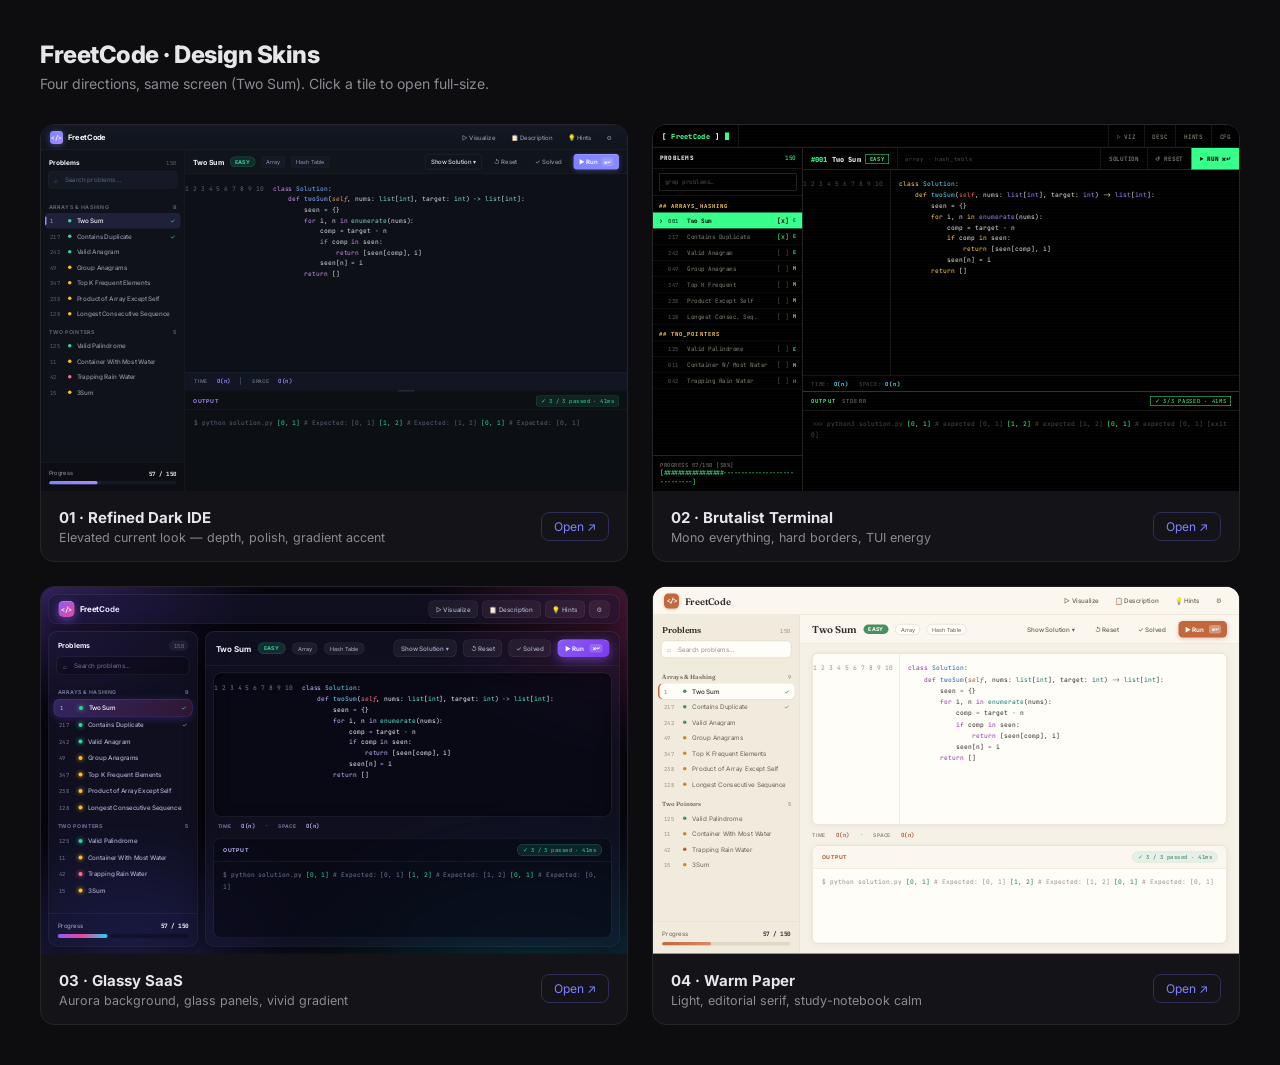
<file: prototypes/index.html>
<!DOCTYPE html>
<html lang="en">
<head>
<meta charset="UTF-8">
<meta name="viewport" content="width=device-width, initial-scale=1.0">
<title>FreetCode — Design Skins</title>
<link href="https://fonts.googleapis.com/css2?family=Inter:wght@400;500;600;700;800&display=swap" rel="stylesheet">
<style>
*{box-sizing:border-box;margin:0;padding:0}
body{font-family:'Inter',system-ui,sans-serif;background:#0d0d10;color:#e6e6ea;padding:40px;-webkit-font-smoothing:antialiased}
h1{font-size:24px;font-weight:800;letter-spacing:-.02em}
.sub{color:#8a8a93;margin:6px 0 32px;font-size:14px}
.grid{display:grid;grid-template-columns:repeat(2,1fr);gap:24px;max-width:1400px}
.card{border:1px solid #24242a;border-radius:14px;overflow:hidden;background:#141418;transition:.2s}
.card:hover{border-color:#444;transform:translateY(-2px)}
.frame{aspect-ratio:16/10;width:100%;border:none;background:#000}
.meta{padding:16px 18px;display:flex;justify-content:space-between;align-items:center}
.meta b{font-size:15px;font-weight:700}
.meta p{font-size:12.5px;color:#8a8a93;margin-top:3px}
.open{font-size:12px;color:#7c83ff;text-decoration:none;border:1px solid #2d2d55;padding:6px 12px;border-radius:8px}
.open:hover{background:#1a1a2e}
iframe{transform:scale(.5);transform-origin:0 0;width:200%;height:200%;border:0}
.wrap{aspect-ratio:16/10;overflow:hidden}
</style>
</head>
<body>
<h1>FreetCode · Design Skins</h1>
<p class="sub">Four directions, same screen (Two Sum). Click a tile to open full-size.</p>
<div class="grid">
  <div class="card"><div class="wrap"><iframe src="01-refined-dark.html"></iframe></div><div class="meta"><div><b>01 · Refined Dark IDE</b><p>Elevated current look — depth, polish, gradient accent</p></div><a class="open" href="01-refined-dark.html" target="_blank">Open ↗</a></div></div>
  <div class="card"><div class="wrap"><iframe src="02-brutalist.html"></iframe></div><div class="meta"><div><b>02 · Brutalist Terminal</b><p>Mono everything, hard borders, TUI energy</p></div><a class="open" href="02-brutalist.html" target="_blank">Open ↗</a></div></div>
  <div class="card"><div class="wrap"><iframe src="03-glassy.html"></iframe></div><div class="meta"><div><b>03 · Glassy SaaS</b><p>Aurora background, glass panels, vivid gradient</p></div><a class="open" href="03-glassy.html" target="_blank">Open ↗</a></div></div>
  <div class="card"><div class="wrap"><iframe src="04-warm-light.html"></iframe></div><div class="meta"><div><b>04 · Warm Paper</b><p>Light, editorial serif, study-notebook calm</p></div><a class="open" href="04-warm-light.html" target="_blank">Open ↗</a></div></div>
</div>
</body>
</html>
</file>
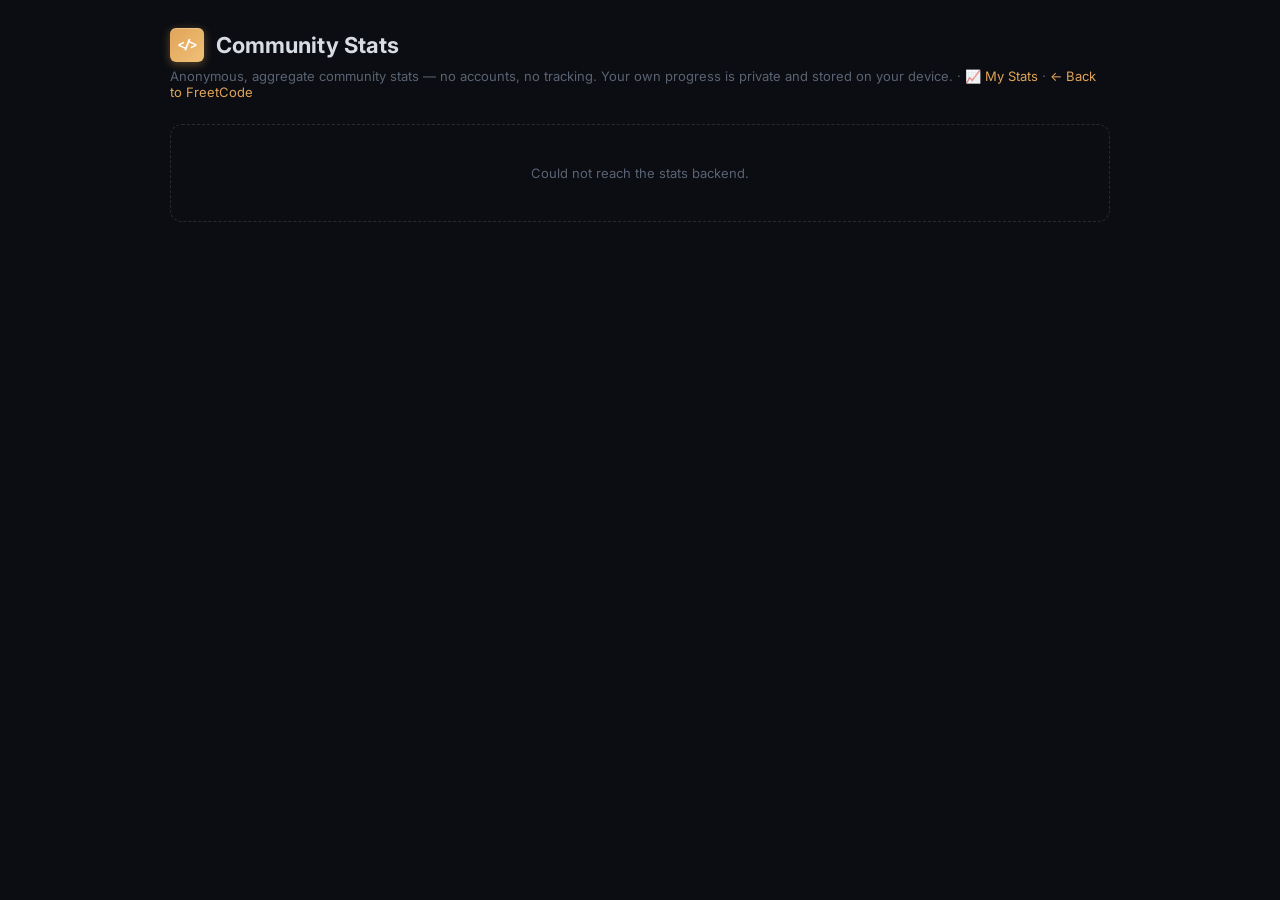
<file: dashboard.html>
<!DOCTYPE html>
<html lang="en">
<head>
<meta charset="UTF-8">
<meta name="viewport" content="width=device-width, initial-scale=1.0">
<title>FreetCode — Community Stats</title>
<meta name="description" content="Live community stats for FreetCode — anonymous submissions, solve rates and traffic across the free coding interview problem set.">
<link rel="canonical" href="https://freetcode.com/dashboard.html">
<meta property="og:url" content="https://freetcode.com/dashboard.html">
<meta property="og:type" content="website">
<meta property="og:title" content="FreetCode — Community Stats">
<meta property="og:description" content="Live community stats for FreetCode — anonymous submissions, solve rates and traffic across the free coding interview problem set.">
<meta property="og:image" content="https://freetcode.com/assets/share-card.png">
<meta name="twitter:card" content="summary_large_image">
<meta name="twitter:title" content="FreetCode — Community Stats">
<meta name="twitter:description" content="Live community stats for FreetCode — anonymous submissions, solve rates and traffic across the free coding interview problem set.">
<meta name="twitter:image" content="https://freetcode.com/assets/share-card.png">
<link rel="icon" href="data:image/svg+xml,<svg xmlns='http://www.w3.org/2000/svg' viewBox='0 0 100 100'><rect width='100' height='100' rx='20' fill='%23e0a458'/><text x='50' y='68' text-anchor='middle' font-size='50' font-weight='800' fill='white'>&lt;/&gt;</text></svg>">
<link href="https://fonts.googleapis.com/css2?family=Inter:wght@400;500;600;700;800&family=JetBrains+Mono:wght@400;500;600;700&display=swap" rel="stylesheet">
<link rel="stylesheet" href="style.css?v=5">
<link rel="stylesheet" href="themes.css?v=3">
<script>
  (function(){
    var THEMES = ['refined-dark','brutalist','glassy','warm'];
    var t = localStorage.getItem('freetcode_theme');
    document.documentElement.dataset.theme = THEMES.indexOf(t) >= 0 ? t : 'refined-dark';
  })();
</script>
<style>
  body { margin: 0; background: var(--bg-base, #0b0d12); color: var(--fg-primary, #e6e9ef); font-family: var(--font-ui, 'Inter', sans-serif); }
  .wrap { max-width: 980px; margin: 0 auto; padding: 28px 20px 80px; }
  .top { display: flex; align-items: center; gap: 12px; margin-bottom: 6px; }
  .logo-mark { width: 34px; height: 34px; border-radius: 9px; background: var(--accent, #e0a458); color: #fff; display: grid; place-items: center; font-weight: 800; font-family: var(--font-mono, monospace); }
  h1 { font-size: 22px; margin: 0; }
  .sub { color: var(--fg-muted, #8a93a6); font-size: 13px; margin: 2px 0 24px; }
  .sub a { color: var(--accent, #e0a458); text-decoration: none; }
  .cards { display: grid; grid-template-columns: repeat(auto-fit, minmax(150px, 1fr)); gap: 12px; margin-bottom: 28px; }
  .card { padding: 16px; border: 1px solid var(--border-strong, #232a38); border-radius: 12px; background: rgba(255,255,255,0.02); }
  .card .big { font-size: 28px; font-weight: 800; }
  .card .lbl { color: var(--fg-muted, #8a93a6); font-size: 12px; margin-top: 4px; }
  table { width: 100%; border-collapse: collapse; font-size: 13px; }
  th, td { text-align: left; padding: 10px 12px; border-bottom: 1px solid var(--border-strong, #232a38); }
  th { color: var(--fg-muted, #8a93a6); font-weight: 600; font-size: 11px; text-transform: uppercase; letter-spacing: .5px; }
  td.num, th.num { text-align: right; font-family: var(--font-mono, monospace); }
  .bar { height: 6px; border-radius: 3px; background: rgba(255,255,255,0.08); overflow: hidden; min-width: 80px; }
  .bar > span { display: block; height: 100%; background: var(--accent, #e0a458); }
  .pass-good { color: var(--easy, #10b981); }
  .pass-bad { color: var(--hard, #ef4444); }
  .muted { color: var(--fg-muted, #8a93a6); }
  .empty { padding: 40px; text-align: center; color: var(--fg-muted, #8a93a6); border: 1px dashed var(--border-strong, #232a38); border-radius: 12px; }
  .badge { font-size: 10px; padding: 2px 6px; border-radius: 5px; background: rgba(224,164,88,0.15); color: var(--accent, #e0a458); margin-left: 8px; vertical-align: middle; }
  .sec-title { font-size: 13px; font-weight: 700; text-transform: uppercase; letter-spacing: .5px; color: var(--fg-muted, #8a93a6); margin: 0 0 12px; }
  .feed { display: flex; flex-direction: column; gap: 6px; margin-bottom: 32px; }
  .feed-row { display: flex; align-items: center; gap: 10px; padding: 9px 12px; border: 1px solid var(--border-strong, #232a38); border-radius: 9px; background: rgba(255,255,255,0.02); font-size: 13px; }
  .feed-row .fv { font-size: 14px; }
  .feed-row .ftitle { flex: 1; min-width: 0; overflow: hidden; text-overflow: ellipsis; white-space: nowrap; }
  .feed-row .ftitle .fnum { color: var(--fg-muted, #8a93a6); font-family: var(--font-mono, monospace); margin-right: 6px; }
  .feed-row .fratio { font-family: var(--font-mono, monospace); font-size: 12px; color: var(--fg-muted, #8a93a6); }
  .feed-row .fago { color: var(--fg-muted, #8a93a6); font-size: 12px; white-space: nowrap; }
  .chart { margin: 4px 0 34px; }
  .chart-head { display: flex; justify-content: space-between; align-items: baseline; margin-bottom: 10px; gap: 12px; }
  .chart-head .ttl { font-size: 13px; font-weight: 700; text-transform: uppercase; letter-spacing: .5px; color: var(--fg-muted, #8a93a6); }
  .chart-head .peak { font-size: 12px; color: var(--fg-muted, #8a93a6); white-space: nowrap; }
  .chart-head .peak b { color: var(--fg-strong, #e6e9ef); font-family: var(--font-mono, monospace); }
  .spark { display: flex; align-items: flex-end; gap: 2px; height: 132px; padding: 6px 0 0; border-bottom: 1px solid var(--border-strong, #232a38); }
  .spark > div { flex: 1; min-width: 3px; background: var(--accent, #e0a458); border-radius: 3px 3px 0 0; opacity: .9; transition: opacity .1s; }
  .spark > div:hover { opacity: 1; }
  .spark > div.zero { background: rgba(255,255,255,0.06); border-radius: 3px; }
  .xaxis { display: flex; justify-content: space-between; font-size: 11px; color: var(--fg-muted, #8a93a6); margin-top: 8px; font-family: var(--font-mono, monospace); }
  .lb-lookup { display: flex; gap: 8px; flex-wrap: wrap; margin-bottom: 4px; }
  .lb-lookup input { flex: 1; min-width: 220px; padding: 9px 12px; background: var(--bg-input, #14171f); border: 1px solid var(--border, #232a38); border-radius: 8px; color: var(--fg-primary, #e6e9ef); font-size: 13px; outline: none; }
  .lb-lookup input:focus { border-color: var(--accent, #e0a458); }
</style>
</head>
<body>
<div class="wrap">
  <div class="top">
    <div class="logo-mark">&lt;/&gt;</div>
    <h1>Community Stats <span class="badge" id="env-badge">v2</span></h1>
  </div>
  <div class="sub">Anonymous, aggregate community stats — no accounts, no tracking. Your own progress is private and stored on your device. · <a href="me.html">📈 My Stats</a> · <a href="./">← Back to FreetCode</a></div>

  <div id="content"><div class="empty">Loading…</div></div>
</div>

<script src="stats.js?v=6"></script>
<script>
(async function () {
  const content = document.getElementById('content');
  const _badge = document.getElementById('env-badge');
  const esc = (s) => String(s).replace(/&/g, '&amp;').replace(/</g, '&lt;').replace(/>/g, '&gt;').replace(/"/g, '&quot;');
  if (Stats.ENV === 'prod') _badge.style.display = 'none'; else _badge.textContent = Stats.ENV;

  if (!Stats.enabled()) {
    content.innerHTML = '<div class="empty">📊 The dashboard goes live once the stats backend is deployed.<br>(Configure the Worker URL in <code>stats.js</code>.)</div>';
    return;
  }

  // Titles from the problem index (served from KV by the Worker)
  let titles = {};
  try {
    const ps = await (await fetch(Stats.base() + '/problems/index')).json();
    for (const p of ps) titles[p.num] = p.title;
  } catch {}

  const data = await Stats.getStats();
  if (!data || !data.problems) {
    content.innerHTML = '<div class="empty">Could not reach the stats backend.</div>';
    return;
  }

  const t = data.totals || {};
  const solvedDistinct = data.problems.reduce((s, p) => s + (p.solvers || 0), 0);
  let html = `<div class="cards">
    <div class="card"><div class="big">${(t.attempts || 0).toLocaleString()}</div><div class="lbl">Submissions</div></div>
    <div class="card"><div class="big">${(t.accepted || 0).toLocaleString()}</div><div class="lbl">Accepted</div></div>
    <div class="card"><div class="big">${(t.problems_attempted || 0).toLocaleString()}</div><div class="lbl">Problems attempted</div></div>
    <div class="card"><div class="big">${solvedDistinct.toLocaleString()}</div><div class="lbl">Solver entries</div></div>
  </div>`;

  // ── Traffic (A4): daily-unique visitors + pageviews from /traffic.
  //    Rendered even with zero submissions; degrades silently if absent. ──
  let traffic = null;
  try {
    const r = await fetch(Stats.base() + `/traffic?env=${Stats.ENV}&days=30`);
    if (r.ok) traffic = await r.json();
  } catch {}
  if (traffic && traffic.series) {
    const byDay = {};
    for (const d of traffic.series) byDay[d.day] = d;
    const N = 30;
    const days = [];
    for (let i = N - 1; i >= 0; i--) {
      const day = new Date(Date.now() - i * 86400000).toISOString().slice(0, 10);
      const d = byDay[day] || {};
      days.push({ day, visitors: d.visitors || 0, pageviews: d.pageviews || 0 });
    }
    const today = days[days.length - 1];
    const v30 = traffic.series.reduce((s, d) => s + (d.visitors || 0), 0);
    const p30 = traffic.series.reduce((s, d) => s + (d.pageviews || 0), 0);
    const max = Math.max(1, ...days.map((d) => d.visitors));
    let bars = '';
    for (const d of days) {
      const h = d.visitors ? Math.max(6, Math.round(d.visitors / max * 100)) : 3;
      const cls = d.visitors ? '' : ' class="zero"';
      bars += `<div${cls} style="height:${h}%" title="${d.day} (UTC): ${d.visitors} visitors · ${d.pageviews} pageviews"></div>`;
    }
    const md = (s) => s.slice(5);   // MM-DD
    html += `<div class="sec-title">Traffic</div>
    <div class="cards">
      <div class="card"><div class="big">${today.visitors.toLocaleString()}</div><div class="lbl">Visitors today</div></div>
      <div class="card"><div class="big">${today.pageviews.toLocaleString()}</div><div class="lbl">Pageviews today</div></div>
      <div class="card" title="Sum of daily unique visitors — identities rotate daily by design, so cross-day uniques are unknowable"><div class="big">${v30.toLocaleString()}</div><div class="lbl">Visitors (30d)</div></div>
      <div class="card"><div class="big">${p30.toLocaleString()}</div><div class="lbl">Pageviews (30d)</div></div>
    </div>
    <div class="chart">
      <div class="chart-head"><span class="ttl">Daily visitors · last ${N} days (UTC)</span><span class="peak">peak <b>${max.toLocaleString()}</b></span></div>
      <div class="spark">${bars}</div>
      <div class="xaxis"><span>${md(days[0].day)}</span><span>${md(days[Math.floor(N / 2)].day)}</span><span>today</span></div>
    </div>`;
  }

  // ── Arcade leaderboard lookup (idea C): search any problem → its top-30 board.
  //    Reuses the existing /leaderboard endpoint (per-IP rate-limited server-side,
  //    cached 60s). Lazy — one request fires only when a board is actually opened. ──
  const lbOptions = Object.entries(titles).map(([num, title]) => `<option value="#${num} ${esc(title)}">`).join('');
  html += `<div class="sec-title">Arcade leaderboards</div>
    <div class="lb-lookup">
      <input id="lb-q" list="lb-list" placeholder="Search any problem to see its top scores…" autocomplete="off">
      <datalist id="lb-list">${lbOptions}</datalist>
      <button class="btn" id="lb-go">View board</button>
    </div>
    <div id="lb-result" style="margin:12px 0 32px"></div>`;

  if (!data.problems.length) {
    html += '<div class="empty">No submissions yet — be the first.</div>';
    content.innerHTML = html;
    wireLeaderboard(titles);
    return;
  }

  // ── Recent activity feed (anonymous: problem / verdict / ratio / time only) ──
  function ago(ts) {
    const s = Math.max(0, Math.floor((Date.now() - ts) / 1000));
    if (s < 60) return s + 's ago';
    const m = Math.floor(s / 60); if (m < 60) return m + 'm ago';
    const h = Math.floor(m / 60); if (h < 24) return h + 'h ago';
    return Math.floor(h / 24) + 'd ago';
  }
  let recent = null;
  try {
    const r = await fetch(Stats.base() + `/recent?env=${Stats.ENV}&limit=20`);
    if (r.ok) recent = (await r.json()).events;
  } catch {}
  if (recent && recent.length) {
    let feed = '<div class="sec-title">Recent activity</div><div class="feed">';
    for (const e of recent) {
      const title = titles[e.problem] || ('Problem ' + e.problem);
      const ok = e.verdict === 'accepted';
      const icon = ok ? '<span class="fv pass-good">✓</span>' : '<span class="fv pass-bad">✗</span>';
      const verb = ok ? 'solved' : 'tried';
      const ratio = (ok && e.ratio != null) ? `<span class="fratio">${Number(e.ratio).toFixed(1)}× vs optimal</span>` : '';
      feed += `<div class="feed-row">${icon}
        <span class="ftitle">${verb} <span class="fnum">#${e.problem}</span>${esc(title)}</span>
        ${ratio}
        <span class="fago">${ago(e.ts)}</span>
      </div>`;
    }
    feed += '</div>';
    html += feed;
  }

  html += '<div class="sec-title">By problem</div>';
  html += `<table><thead><tr>
    <th>#</th><th>Problem</th>
    <th class="num">Submissions</th><th class="num">People</th>
    <th>Solve rate</th><th class="num" title="% who passed on their first-ever submission">First-try</th>
    <th class="num" title="Median submissions before solving">Median tries</th>
    <th class="num">Solvers</th><th>Unlock</th>
  </tr></thead><tbody>`;
  for (const p of data.problems) {
    const title = titles[p.problem] || ('Problem ' + p.problem);
    const rate = p.solve_rate || 0;
    const rateCls = rate >= 50 ? 'pass-good' : 'pass-bad';
    const need = Math.max(0, (t.unlock_at || 100) - (p.solvers || 0));
    const unlock = need === 0
      ? '<span class="pass-good">🔓 live</span>'
      : `<span class="muted">${p.solvers || 0}/${t.unlock_at || 100}</span>`;
    const ftxt = p.first_try_pct != null ? p.first_try_pct + '%' : '—';
    const mtxt = p.median_tries != null ? p.median_tries : '—';
    html += `<tr>
      <td class="num muted">${p.problem}</td>
      <td>${esc(title)}</td>
      <td class="num">${(p.attempts || 0).toLocaleString()}</td>
      <td class="num">${(p.attempters || 0).toLocaleString()}</td>
      <td><div style="display:flex;align-items:center;gap:8px"><div class="bar"><span style="width:${rate}%"></span></div><span class="${rateCls}">${rate}%</span></div></td>
      <td class="num">${ftxt}</td>
      <td class="num">${mtxt}</td>
      <td class="num">${p.accepters || 0}</td>
      <td>${unlock}</td>
    </tr>`;
  }
  html += '</tbody></table>';
  content.innerHTML = html;
  wireLeaderboard(titles);

  // Look up any problem's arcade board on demand (one request, only when opened).
  function wireLeaderboard(titles) {
    const inp = document.getElementById('lb-q'), go = document.getElementById('lb-go'), out = document.getElementById('lb-result');
    if (!inp || !go || !out) return;
    let busy = false;
    async function lookup() {
      const m = inp.value.trim().match(/#?(\d+)/);
      if (!m) { out.innerHTML = '<span class="muted">Type a problem number, or pick one from the list.</span>'; return; }
      if (busy) return; busy = true;
      const num = Number(m[1]), title = titles[num] || ('Problem ' + num);
      out.innerHTML = '<span class="muted">Loading board…</span>';
      let rows = null;
      try { rows = await Stats.getLeaderboard(num); } catch {}
      busy = false;
      if (!rows || !rows.length) { out.innerHTML = `<div class="empty">No arcade scores yet for <b>#${num} ${esc(title)}</b> — be the first to set one.</div>`; return; }
      const rx = (v) => v != null ? Number(v).toFixed(1) + '×' : '—';
      let t = `<div style="font-weight:600;margin-bottom:10px">🏆 #${num} ${esc(title)} — top ${rows.length}</div>
        <table><thead><tr><th>#</th><th>Player</th><th class="num" title="composite score, lower is better">Score</th><th class="num" title="time vs optimal">Time</th><th class="num" title="space vs optimal">Space</th><th class="num">When</th></tr></thead><tbody>`;
      rows.forEach((r, i) => {
        t += `<tr><td class="num muted">${i + 1}</td>
          <td style="font-family:var(--font-mono, monospace)">${esc(r.initials || '???')}</td>
          <td class="num">${r.ratio != null ? Number(r.ratio).toFixed(2) + '×' : '—'}</td>
          <td class="num">${rx(r.t_ratio)}</td><td class="num">${rx(r.s_ratio)}</td>
          <td class="num muted">${ago(r.ts)}</td></tr>`;
      });
      out.innerHTML = t + '</tbody></table>';
    }
    go.addEventListener('click', lookup);
    inp.addEventListener('keydown', (e) => { if (e.key === 'Enter') lookup(); });
    inp.addEventListener('change', () => { if (/#?\d+/.test(inp.value)) lookup(); });   // datalist pick auto-loads
  }
})();
</script>
<!-- Cloudflare Web Analytics: injected automatically by Cloudflare for the
     freetcode.com zone (Web Analytics → Manage site → Enable). No manual
     snippet here on purpose — a hardcoded token was landing on the wrong site. -->
</body>
</html>
</file>
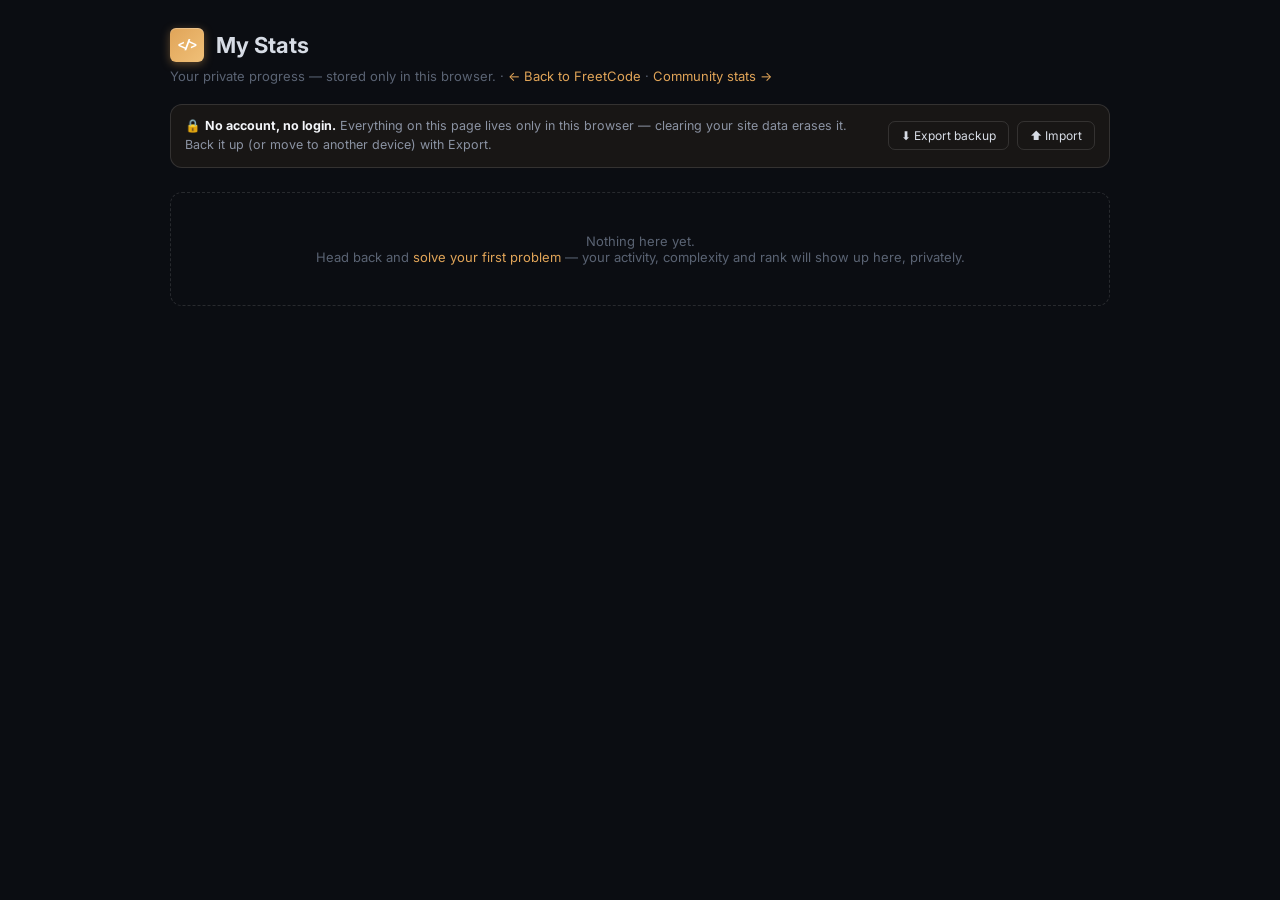
<file: me.html>
<!DOCTYPE html>
<html lang="en">
<head>
<meta charset="UTF-8">
<meta name="viewport" content="width=device-width, initial-scale=1.0">
<title>FreetCode — My Stats</title>
<meta name="description" content="Your private FreetCode progress — activity, solved problems, complexity and rank. Stored only in your browser, no account.">
<meta name="robots" content="noindex">
<link rel="canonical" href="https://freetcode.com/me.html">
<link rel="icon" href="data:image/svg+xml,<svg xmlns='http://www.w3.org/2000/svg' viewBox='0 0 100 100'><rect width='100' height='100' rx='20' fill='%23e0a458'/><text x='50' y='68' text-anchor='middle' font-size='50' font-weight='800' fill='white'>&lt;/&gt;</text></svg>">
<link href="https://fonts.googleapis.com/css2?family=Inter:wght@400;500;600;700;800&family=JetBrains+Mono:wght@400;500;600;700&display=swap" rel="stylesheet">
<link rel="stylesheet" href="style.css?v=5">
<link rel="stylesheet" href="themes.css?v=3">
<script>
  (function(){
    var THEMES = ['refined-dark','brutalist','glassy','warm'];
    var t = localStorage.getItem('freetcode_theme');
    document.documentElement.dataset.theme = THEMES.indexOf(t) >= 0 ? t : 'refined-dark';
  })();
</script>
<style>
  body { margin: 0; background: var(--bg-base, #0b0d12); color: var(--fg-primary, #e6e9ef); font-family: var(--font-ui, 'Inter', sans-serif); }
  .wrap { max-width: 980px; margin: 0 auto; padding: 28px 20px 80px; }
  .top { display: flex; align-items: center; gap: 12px; margin-bottom: 6px; }
  .logo-mark { width: 34px; height: 34px; border-radius: 9px; background: var(--accent, #e0a458); color: #fff; display: grid; place-items: center; font-weight: 800; font-family: var(--font-mono, monospace); }
  h1 { font-size: 22px; margin: 0; }
  .sub { color: var(--fg-muted, #8a93a6); font-size: 13px; margin: 2px 0 20px; }
  .sub a { color: var(--accent, #e0a458); text-decoration: none; }
  .device-note { display: flex; flex-wrap: wrap; align-items: center; gap: 10px 14px; padding: 12px 14px; margin: 0 0 24px;
    border: 1px solid var(--border-strong, #232a38); border-radius: 12px; background: rgba(224,164,88,0.06); font-size: 12.5px; color: var(--fg-secondary, #b7bfce); line-height: 1.5; }
  .device-note .dn-text { flex: 1; min-width: 240px; }
  .device-note strong { color: var(--fg-strong, #e6e9ef); }
  .device-note .dn-actions { display: flex; gap: 8px; }
  .cards { display: grid; grid-template-columns: repeat(auto-fit, minmax(150px, 1fr)); gap: 12px; margin-bottom: 28px; }
  .card { padding: 16px; border: 1px solid var(--border-strong, #232a38); border-radius: 12px; background: rgba(255,255,255,0.02); }
  .card .big { font-size: 28px; font-weight: 800; }
  .card .lbl { color: var(--fg-muted, #8a93a6); font-size: 12px; margin-top: 4px; }
  .sec-title { font-size: 13px; font-weight: 700; text-transform: uppercase; letter-spacing: .5px; color: var(--fg-muted, #8a93a6); margin: 0 0 12px; }
  .diffbar { display: flex; gap: 8px; flex-wrap: wrap; margin: -8px 0 24px; }
  .diffbar .chip { font-size: 12px; padding: 4px 10px; border-radius: 999px; border: 1px solid var(--border-strong, #232a38); color: var(--fg-secondary, #b7bfce); }
  .diffbar .chip b { color: var(--fg-strong, #e6e9ef); }
  /* activity heatmap (mirrors app .act-* so it reads identically) */
  .act-wrap { overflow-x: auto; padding-bottom: 6px; margin-bottom: 6px; }
  .act-grid { display: flex; gap: 3px; min-width: min-content; }
  .act-col { display: flex; flex-direction: column; gap: 3px; }
  .act-cell { width: 12px; height: 12px; border-radius: 3px; background: rgba(255,255,255,0.05); }
  .act-l1 { background: rgba(224,164,88,0.30); } .act-l2 { background: rgba(224,164,88,0.55); }
  .act-l3 { background: rgba(224,164,88,0.80); } .act-l4 { background: rgba(224,164,88,1); }
  .act-l-x { background: transparent; }
  .act-summary { font-size: 12.5px; color: var(--fg-secondary, #b7bfce); margin: 8px 0 30px; }
  .act-summary strong { color: var(--fg-strong, #e6e9ef); }
  .controls { display: flex; gap: 8px; flex-wrap: wrap; margin-bottom: 12px; }
  .controls input, .controls select { padding: 8px 12px; background: var(--bg-input, #14171f); border: 1px solid var(--border, #232a38);
    border-radius: 8px; color: var(--fg-primary, #e6e9ef); font-size: 13px; font-family: inherit; outline: none; }
  .controls input { flex: 1; min-width: 180px; }
  .controls input:focus, .controls select:focus { border-color: var(--accent, #e0a458); }
  table { width: 100%; border-collapse: collapse; font-size: 13px; }
  th, td { text-align: left; padding: 10px 12px; border-bottom: 1px solid var(--border-strong, #232a38); }
  th { color: var(--fg-muted, #8a93a6); font-weight: 600; font-size: 11px; text-transform: uppercase; letter-spacing: .5px; }
  td.num, th.num { text-align: right; font-family: var(--font-mono, monospace); }
  td .d-Easy { color: var(--easy, #10b981); } td .d-Medium { color: var(--accent, #e0a458); } td .d-Hard { color: var(--hard, #ef4444); }
  .fnum { color: var(--fg-muted, #8a93a6); font-family: var(--font-mono, monospace); margin-right: 6px; }
  .muted { color: var(--fg-muted, #8a93a6); }
  .empty { padding: 40px; text-align: center; color: var(--fg-muted, #8a93a6); border: 1px dashed var(--border-strong, #232a38); border-radius: 12px; }
  .empty a { color: var(--accent, #e0a458); text-decoration: none; }
</style>
</head>
<body>
<div class="wrap">
  <div class="top">
    <div class="logo-mark">&lt;/&gt;</div>
    <h1>My Stats</h1>
  </div>
  <div class="sub">Your private progress — stored only in this browser. · <a href="./">← Back to FreetCode</a> · <a href="dashboard.html">Community stats →</a></div>

  <div class="device-note">
    <div class="dn-text">🔒 <strong>No account, no login.</strong> Everything on this page lives only in this browser — clearing your site data erases it. Back it up (or move to another device) with Export.</div>
    <div class="dn-actions">
      <button class="btn" id="export-btn">⬇ Export backup</button>
      <button class="btn" id="import-btn">⬆ Import</button>
      <input type="file" id="import-file" accept="application/json" style="display:none">
    </div>
  </div>

  <div id="content"><div class="empty">Loading your progress…</div></div>
</div>

<script src="stats.js?v=6"></script>
<script>
(function () {
  const content = document.getElementById('content');
  const esc = (s) => String(s).replace(/&/g, '&amp;').replace(/</g, '&lt;').replace(/>/g, '&gt;').replace(/"/g, '&quot;');

  // ── on-device state (localStorage only — no network for any of this) ──
  const lsGet = (k, d) => { try { return JSON.parse(localStorage.getItem(k)) ?? d; } catch { return d; } };
  const solvedSet = new Set(lsGet('freetcode_solved', []));
  const solutions = lsGet('freetcode_user_solutions', {}) || {};
  const activity  = lsGet('freetcode_activity', {}) || {};
  const perf      = lsGet('freetcode_perf', {}) || {};

  // problem metadata (num -> {title, difficulty}). Prefer the app's cached index
  // (0 network); fall back to the cached content endpoint only if it's missing.
  function metaFrom(idx) {
    const meta = {};
    for (const p of (idx || [])) meta[p.num] = { title: p.title, difficulty: p.difficulty || 'Easy' };
    return meta;
  }
  function loadMeta() {
    const cached = lsGet('freetcode_index', null);
    if (Array.isArray(cached) && cached.length) return Promise.resolve(metaFrom(cached));
    if (window.Stats && Stats.enabled()) {
      return fetch(Stats.base() + '/problems/index').then(r => r.ok ? r.json() : []).then(metaFrom).catch(() => ({}));
    }
    return Promise.resolve({});
  }

  // ── activity heatmap (same look/logic as the in-app version) ──
  const localDay = (d) => { const x = d || new Date(); return new Date(x.getTime() - x.getTimezoneOffset() * 60000).toISOString().slice(0, 10); };
  const level = (n) => !n ? 0 : n <= 1 ? 1 : n <= 3 ? 2 : n <= 6 ? 3 : 4;
  function renderActivity() {
    const WEEKS = 26;
    const end = new Date(localDay() + 'T00:00:00');
    const start = new Date(end.getTime() - (WEEKS * 7 - 1) * 86400000);
    start.setDate(start.getDate() - start.getDay());
    const loopEnd = new Date(end); loopEnd.setDate(loopEnd.getDate() + (6 - loopEnd.getDay()));
    let grid = '', col = '', i = 0, activeDays = 0, subs = 0;
    for (let cur = new Date(start); cur <= loopEnd; cur = new Date(cur.getTime() + 86400000)) {
      const key = localDay(cur), n = Number(activity[key]) || 0, future = cur > end;
      if (n) { activeDays++; subs += n; }
      const title = future ? '' : `${n} submission${n !== 1 ? 's' : ''} · ${key}`;
      col += `<div class="act-cell act-l${future ? '-x' : level(n)}" title="${esc(title)}"></div>`;
      if (++i % 7 === 0) { grid += `<div class="act-col">${col}</div>`; col = ''; }
    }
    const summary = activeDays
      ? `<strong>${activeDays}</strong> active day${activeDays !== 1 ? 's' : ''} · <strong>${subs}</strong> submission${subs !== 1 ? 's' : ''} in the last ${WEEKS} weeks`
      : `No activity yet — <a href="./">solve a problem</a> and it'll fill in here.`;
    return { grid, summary };
  }

  // ── the "your problems" table (union of solved + attempted-with-perf + saved) ──
  function ratioTxt(v) { return v == null ? '—' : `${Number(v).toFixed(1)}×`; }
  function rankTxt(p) {
    if (!p || p.rank == null || p.total == null) return '<span class="muted">—</span>';
    const pct = p.pct != null ? ` · top ${Math.max(1, Math.round(p.pct))}%` : '';
    return `#${p.rank}<span class="muted"> / ${p.total}${pct}</span>`;
  }

  loadMeta().then((meta) => {
    // build the row set
    const nums = new Set();
    solvedSet.forEach(n => nums.add(Number(n)));
    Object.keys(perf).forEach(n => nums.add(Number(n)));
    Object.keys(solutions).forEach(n => nums.add(Number(n)));
    const rows = [...nums].filter(n => n > 0).map(n => ({
      num: n,
      title: (meta[n] && meta[n].title) || ('Problem ' + n),
      difficulty: (meta[n] && meta[n].difficulty) || '—',
      solved: solvedSet.has(n) || solvedSet.has(String(n)),
      perf: perf[n] || null,
      saved: !!solutions[n],
    }));

    // summary numbers
    const solvedCount = rows.filter(r => r.solved).length;
    const subs = Object.values(activity).reduce((s, v) => s + (Number(v) || 0), 0);
    const activeDays = Object.values(activity).filter(v => Number(v) > 0).length;
    const savedCount = Object.keys(solutions).length;
    const byDiff = { Easy: 0, Medium: 0, Hard: 0 };
    rows.forEach(r => { if (r.solved && byDiff[r.difficulty] != null) byDiff[r.difficulty]++; });

    const act = renderActivity();

    if (rows.length === 0 && subs === 0) {
      content.innerHTML = `<div class="empty">Nothing here yet.<br>Head back and <a href="./">solve your first problem</a> — your activity, complexity and rank will show up here, privately.</div>`;
      wireBackup();
      return;
    }

    let html = `
      <div class="cards">
        <div class="card"><div class="big">${solvedCount.toLocaleString()}</div><div class="lbl">Problems solved</div></div>
        <div class="card"><div class="big">${subs.toLocaleString()}</div><div class="lbl">Submissions</div></div>
        <div class="card"><div class="big">${activeDays.toLocaleString()}</div><div class="lbl">Active days</div></div>
        <div class="card"><div class="big">${savedCount.toLocaleString()}</div><div class="lbl">Saved solutions</div></div>
      </div>
      <div class="diffbar">
        <span class="chip">Easy <b>${byDiff.Easy}</b></span>
        <span class="chip">Medium <b>${byDiff.Medium}</b></span>
        <span class="chip">Hard <b>${byDiff.Hard}</b></span>
      </div>

      <div class="sec-title">Activity</div>
      <div class="act-wrap"><div class="act-grid">${act.grid}</div></div>
      <div class="act-summary">${act.summary}</div>

      <div class="sec-title">Your problems</div>
      <div class="controls">
        <input id="q" type="text" placeholder="Search by title or number…" autocomplete="off">
        <select id="diff">
          <option value="">All difficulties</option>
          <option value="Easy">Easy</option>
          <option value="Medium">Medium</option>
          <option value="Hard">Hard</option>
        </select>
        <select id="only">
          <option value="">Solved &amp; attempted</option>
          <option value="solved">Solved only</option>
        </select>
      </div>
      <div id="tbl"></div>`;
    content.innerHTML = html;

    const q = document.getElementById('q'), diffSel = document.getElementById('diff'), onlySel = document.getElementById('only');
    function renderTable() {
      const term = q.value.trim().toLowerCase();
      const df = diffSel.value, only = onlySel.value;
      let list = rows.filter(r => {
        if (df && r.difficulty !== df) return false;
        if (only === 'solved' && !r.solved) return false;
        if (term && !(r.title.toLowerCase().includes(term) || String(r.num).includes(term))) return false;
        return true;
      }).sort((a, b) => a.num - b.num);

      if (!list.length) { document.getElementById('tbl').innerHTML = `<div class="empty">No problems match.</div>`; return; }
      let t = `<table><thead><tr>
        <th>#</th><th>Problem</th><th>Difficulty</th><th></th>
        <th class="num" title="Best time × / space × vs the reference (lower is faster/leaner)">Best complexity</th>
        <th class="num" title="Your rank among people who solved this (snapshot from when you solved it)">Your rank</th>
      </tr></thead><tbody>`;
      for (const r of list) {
        const status = r.solved ? '<span class="d-Easy">✓ solved</span>' : '<span class="muted">attempted</span>';
        const cx = r.perf ? `${ratioTxt(r.perf.tRatio)} time · ${ratioTxt(r.perf.sRatio)} space` : '<span class="muted">—</span>';
        t += `<tr>
          <td class="num muted">${r.num}</td>
          <td>${esc(r.title)}</td>
          <td><span class="d-${esc(r.difficulty)}">${esc(r.difficulty)}</span></td>
          <td>${status}</td>
          <td class="num">${cx}</td>
          <td class="num">${rankTxt(r.perf)}</td>
        </tr>`;
      }
      t += '</tbody></table>';
      document.getElementById('tbl').innerHTML = t;
    }
    q.addEventListener('input', renderTable);
    diffSel.addEventListener('change', renderTable);
    onlySel.addEventListener('change', renderTable);
    renderTable();
    wireBackup();
  });

  // ── Export / Import (same JSON shape as the in-app Export All Data) ──
  function wireBackup() {
    const ex = document.getElementById('export-btn'), im = document.getElementById('import-btn'), f = document.getElementById('import-file');
    if (ex) ex.onclick = () => {
      const data = { solutions, solved: [...solvedSet], activity, perf };
      const blob = new Blob([JSON.stringify(data, null, 2)], { type: 'application/json' });
      const a = document.createElement('a'); a.href = URL.createObjectURL(blob); a.download = 'freetcode-all-data.json';
      a.click(); URL.revokeObjectURL(a.href);
    };
    if (im) im.onclick = () => f.click();
    if (f) f.onchange = (e) => {
      const file = e.target.files[0]; if (!file) return;
      const reader = new FileReader();
      reader.onload = (ev) => {
        try {
          const data = JSON.parse(ev.target.result);
          if (data.solutions && typeof data.solutions === 'object') {
            const s = lsGet('freetcode_user_solutions', {}) || {};
            Object.assign(s, data.solutions); localStorage.setItem('freetcode_user_solutions', JSON.stringify(s));
          }
          if (Array.isArray(data.solved)) {
            const s = new Set(lsGet('freetcode_solved', [])); data.solved.forEach(n => s.add(n));
            localStorage.setItem('freetcode_solved', JSON.stringify([...s]));
          }
          if (data.activity && typeof data.activity === 'object') {
            const a = lsGet('freetcode_activity', {}) || {};
            for (const [k, v] of Object.entries(data.activity)) a[k] = Math.max(a[k] || 0, Number(v) || 0);
            localStorage.setItem('freetcode_activity', JSON.stringify(a));
          }
          if (data.perf && typeof data.perf === 'object') {
            const pf = lsGet('freetcode_perf', {}) || {};
            for (const [k, v] of Object.entries(data.perf)) {
              if (!v || typeof v !== 'object') continue;
              const prev = pf[k];
              if (!prev || (Number(v.score) || Infinity) < (Number(prev.score) || Infinity)) pf[k] = v;
            }
            localStorage.setItem('freetcode_perf', JSON.stringify(pf));
          }
          alert('Imported. Reloading to show your restored progress.');
          location.reload();
        } catch (err) { alert('Could not read that file — is it a FreetCode export?'); }
      };
      reader.readAsText(file);
    };
  }
})();
</script>
</body>
</html>
</file>
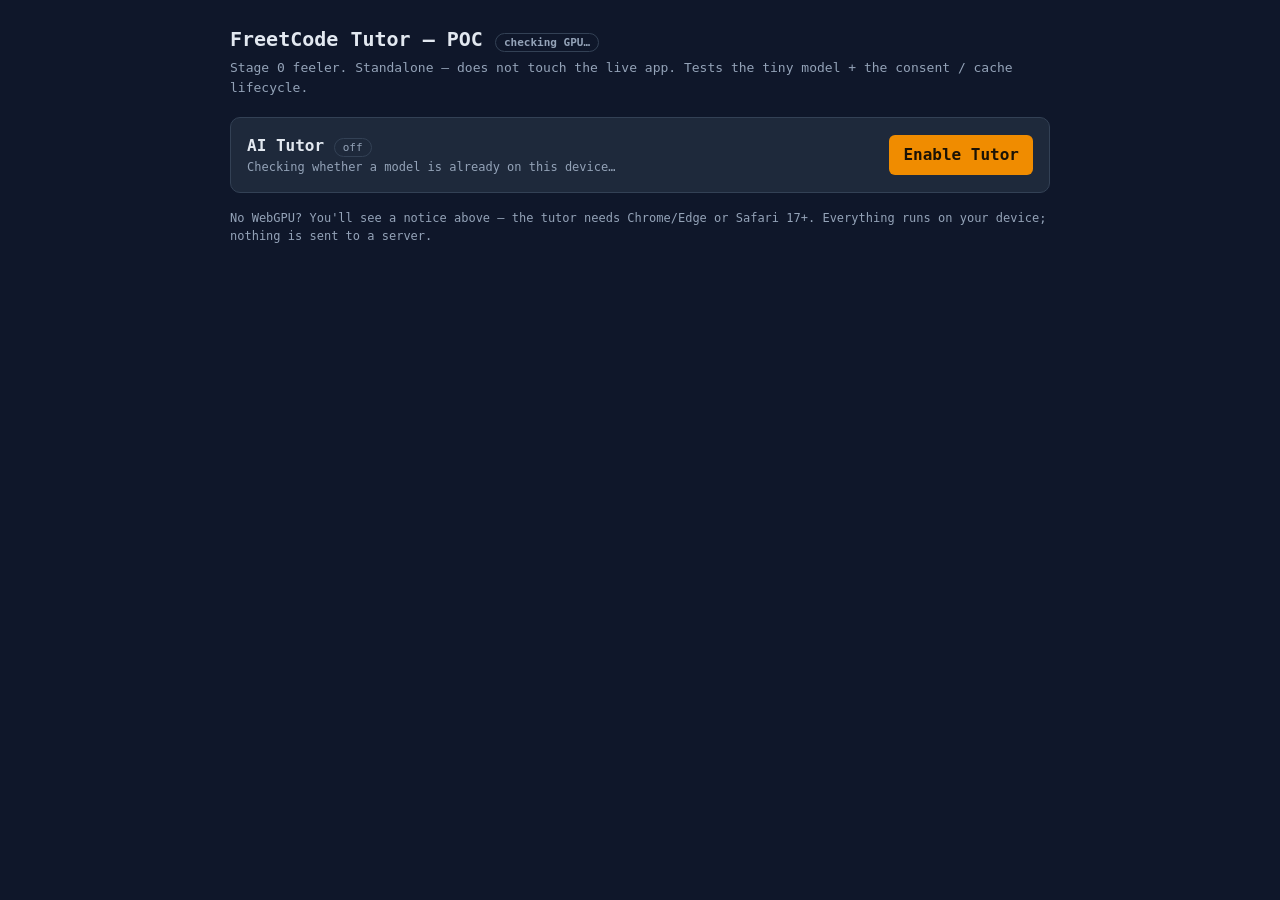
<file: tutor-poc.html>
<!DOCTYPE html>
<html lang="en">
<head>
<meta charset="UTF-8">
<meta name="viewport" content="width=device-width, initial-scale=1.0">
<title>FreetCode Tutor — POC</title>
<!--
  STAGE 0 POC — standalone feeler for the client-side tutor.
  Does NOT touch the live FreetCode app. Throwaway by design.
  Goal: feel first-load time, latency, and hint quality of a tiny model,
  and prove the consent / cache-reuse / remove lifecycle.

  HOW TO RUN (WebGPU needs a secure context — use localhost, not file://):
    cd /Users/galliard7/projects/freetcode
    python3 -m http.server 8000
    open http://localhost:8000/tutor-poc.html   (Chrome/Edge, or Safari 17+)
-->
<style>
  :root { --bg:#0f172a; --panel:#1e293b; --line:#334155; --ink:#e2e8f0; --mut:#94a3b8;
          --accent:#f08c00; --blue:#4a9eed; --green:#2b8a3e; --red:#e03131; }
  * { box-sizing:border-box; }
  body { margin:0; background:var(--bg); color:var(--ink);
         font-family:ui-monospace,SFMono-Regular,Menlo,monospace; line-height:1.5; }
  .wrap { max-width:860px; margin:0 auto; padding:24px 20px 60px; }
  h1 { font-size:20px; margin:0 0 4px; }
  .sub { color:var(--mut); font-size:13px; margin-bottom:20px; }
  .card { background:var(--panel); border:1px solid var(--line); border-radius:10px;
          padding:16px; margin-bottom:16px; }
  .row { display:flex; gap:10px; align-items:center; flex-wrap:wrap; }
  label { font-size:12px; color:var(--mut); display:block; margin-bottom:4px; }
  select, textarea, input { width:100%; background:var(--bg); color:var(--ink);
          border:1px solid var(--line); border-radius:6px; padding:8px; font:inherit; font-size:13px; }
  textarea { resize:vertical; }
  button { background:var(--accent); color:#1a1205; border:none; border-radius:6px;
           padding:8px 14px; font:inherit; font-weight:600; cursor:pointer; }
  button.ghost { background:transparent; color:var(--ink); border:1px solid var(--line); }
  button.danger { background:transparent; color:var(--red); border:1px solid var(--red); }
  button:disabled { opacity:.5; cursor:not-allowed; }
  .pill { font-size:11px; padding:2px 8px; border-radius:99px; border:1px solid var(--line); color:var(--mut); }
  .pill.on { color:var(--green); border-color:var(--green); }
  .pill.off { color:var(--mut); }
  .bar { height:8px; background:var(--bg); border:1px solid var(--line); border-radius:99px; overflow:hidden; margin-top:8px; }
  .bar > i { display:block; height:100%; width:0; background:var(--blue); transition:width .2s; }
  .muted { color:var(--mut); font-size:12px; }
  .qa { display:flex; gap:8px; flex-wrap:wrap; margin:8px 0; }
  .qa button { background:var(--bg); color:var(--ink); border:1px solid var(--line); font-weight:400; font-size:12px; }
  #out { white-space:pre-wrap; min-height:80px; background:var(--bg); border:1px solid var(--line);
         border-radius:6px; padding:12px; font-size:13px; }
  .stat { color:var(--mut); font-size:12px; margin-top:6px; }
  .hidden { display:none !important; }
  .modal-bg { position:fixed; inset:0; background:rgba(0,0,0,.6); display:flex; align-items:center; justify-content:center; }
  .modal { background:var(--panel); border:1px solid var(--blue); border-radius:12px; padding:24px; max-width:460px; }
  .modal h2 { font-size:16px; margin:0 0 10px; }
  .modal ul { margin:10px 0; padding-left:18px; font-size:13px; color:var(--mut); }
  .modal .row { justify-content:flex-end; margin-top:16px; }
  a { color:var(--blue); }
</style>
</head>
<body>
<div class="wrap">
  <h1>FreetCode Tutor — POC <span class="pill" id="gpu-pill">checking GPU…</span></h1>
  <div class="sub">Stage 0 feeler. Standalone — does not touch the live app. Tests the tiny model + the consent / cache lifecycle.</div>

  <!-- STATE A: not enabled -->
  <div class="card" id="gate">
    <div class="row" style="justify-content:space-between">
      <div>
        <strong>AI Tutor</strong> <span class="pill off" id="status-pill">off</span>
        <div class="muted" id="cache-line">Checking whether a model is already on this device…</div>
      </div>
      <button id="enable-btn">Enable Tutor</button>
    </div>
  </div>

  <!-- STATE B: loading -->
  <div class="card hidden" id="loading">
    <div class="muted" id="load-text">Preparing…</div>
    <div class="bar"><i id="load-bar"></i></div>
  </div>

  <!-- STATE C: ready -->
  <div class="hidden" id="ready">
    <div class="card">
      <div class="row" style="justify-content:space-between">
        <div><strong>Tutor ready</strong> <span class="pill on">on-device</span>
          <div class="muted" id="ready-line"></div></div>
        <button class="danger" id="remove-btn">Remove model (free disk)</button>
      </div>
    </div>

    <div class="card">
      <label>System prompt (the tutor's behavior — editable)</label>
      <textarea id="sys" rows="6"></textarea>
    </div>

    <div class="card">
      <label>Grounding context — what FreetCode would inject (problem + the user's code + verdict)</label>
      <textarea id="ctx" rows="9"></textarea>
    </div>

    <div class="card">
      <label>Ask the tutor</label>
      <div class="qa">
        <button data-q="Give me a hint — don't reveal the solution.">Hint</button>
        <button data-q="Explain what's going wrong with my code.">Explain</button>
        <button data-q="Review my code.">Review</button>
        <button data-q="What's the time and space complexity, relative to optimal?">Complexity</button>
      </div>
      <textarea id="q" rows="2" placeholder="Type a question, or use a button above…"></textarea>
      <div class="row" style="margin-top:8px">
        <button id="send-btn">Ask</button>
        <button class="ghost" id="stop-btn" disabled>Stop</button>
        <span class="muted">model:</span><span class="muted" id="active-model"></span>
      </div>
      <div style="margin-top:12px"><label>Response</label><div id="out"></div>
        <div class="stat" id="stat"></div>
      </div>
    </div>
  </div>

  <div class="muted">No WebGPU? You'll see a notice above — the tutor needs Chrome/Edge or Safari 17+. Everything runs on your device; nothing is sent to a server.</div>
</div>

<!-- consent modal -->
<div class="modal-bg hidden" id="consent">
  <div class="modal">
    <h2>Enable the AI Tutor?</h2>
    <p class="muted">It runs entirely in your browser — private, free, nothing sent to any server.</p>
    <ul>
      <li>One-time <strong>download (~1&nbsp;GB)</strong>, then cached on this device</li>
      <li>Reused automatically on future visits — no re-download</li>
      <li>Needs a WebGPU browser (Chrome / Edge / Safari&nbsp;17+)</li>
      <li>Remove it anytime to free the space</li>
    </ul>
    <div class="row">
      <button class="ghost" id="consent-cancel">Not now</button>
      <button id="consent-ok">Enable &amp; download</button>
    </div>
  </div>
</div>

<script type="module">
import * as webllm from "https://esm.run/@mlc-ai/web-llm"; // POC: latest. PROD: pin a version.

// ── Models (A/B is a one-line change here) ───────────────────────────
const MODELS = [
  { id: "Qwen2.5-Coder-1.5B-Instruct-q4f16_1-MLC", label: "Qwen2.5-Coder 1.5B (default, ~1GB)" },
  { id: "Qwen3.5-2B-q4f16_1-MLC",                   label: "Qwen3.5 2B (newer general, ~1.4GB)" },
  { id: "Qwen2.5-Coder-3B-Instruct-q4f16_1-MLC",    label: "Qwen2.5-Coder 3B (~1.6GB)" },
  { id: "Qwen2.5-Coder-0.5B-Instruct-q4f16_1-MLC",  label: "Qwen2.5-Coder 0.5B (tiny, ~0.6GB)" },
];
let MODEL_ID = MODELS[0].id;

const DEFAULT_SYS =
`You are a coding tutor inside FreetCode, a Python practice platform.
The student is working on the problem below and has shared their code and the judge's verdict.
Help them LEARN — do not solve it for them:
- Give progressive hints and nudges; never write the full solution.
- Point at the specific bug or inefficiency in THEIR code.
- Be concise (a few sentences).
- Use only the verdict/complexity facts provided — do not invent numbers.
- For complexity, explain relative to the optimal.
You do NOT have the reference solution and must not fabricate one.`;

const DEFAULT_CTX =
`PROBLEM: Two Sum — given an integer array nums and a target, return indices of the
two numbers that add to target. Exactly one solution exists.

STUDENT CODE:
def two_sum(nums, target):
    for i in range(len(nums)):
        for j in range(i + 1, len(nums)):
            if nums[i] + nums[j] == target:
                return [i, j]

VERDICT: Correct on samples and the scaled test, but SLOW.
Slowdown ratio ~38x vs optimal. Growth curve ~ O(n^2) — grows faster than optimal's O(n).`;

// ── DOM ──────────────────────────────────────────────────────────────
const $ = id => document.getElementById(id);
const gpuPill = $("gpu-pill"), statusPill = $("status-pill"), cacheLine = $("cache-line");
let engine = null, stopFlag = false;

// ── WebGPU detection ─────────────────────────────────────────────────
const hasGPU = !!navigator.gpu;
gpuPill.textContent = hasGPU ? "WebGPU ✓" : "no WebGPU";
gpuPill.className = "pill " + (hasGPU ? "on" : "off");
if (!hasGPU) { $("enable-btn").disabled = true; cacheLine.textContent =
  "This browser has no WebGPU — the tutor can't run here. Try Chrome, Edge, or Safari 17+."; }

// ── Cache status on load (proves reuse-across-visits) ────────────────
async function refreshCache() {
  try {
    const cached = await webllm.hasModelInCache(MODEL_ID);
    cacheLine.textContent = cached
      ? "A model is already cached on this device — enabling will reuse it (no re-download)."
      : "No model downloaded yet. Enabling triggers a one-time ~1 GB download.";
  } catch { cacheLine.textContent = "Cache status unknown."; }
}
if (hasGPU) refreshCache();

// ── Consent flow ─────────────────────────────────────────────────────
$("enable-btn").onclick = () => $("consent").classList.remove("hidden");
$("consent-cancel").onclick = () => $("consent").classList.add("hidden");
$("consent-ok").onclick = () => { $("consent").classList.add("hidden"); loadModel(); };

// ── Load (download-or-reuse) ─────────────────────────────────────────
async function loadModel() {
  $("gate").classList.add("hidden");
  $("loading").classList.remove("hidden");
  const t0 = performance.now();
  try {
    engine = await webllm.CreateMLCEngine(MODEL_ID, {
      initProgressCallback: (r) => {
        $("load-text").textContent = r.text;
        $("load-bar").style.width = Math.round((r.progress || 0) * 100) + "%";
      },
    });
    // Ask the browser not to evict the ~1GB between sessions.
    let persisted = false;
    if (navigator.storage?.persist) persisted = await navigator.storage.persist();
    const secs = ((performance.now() - t0) / 1000).toFixed(1);

    $("loading").classList.add("hidden");
    $("ready").classList.remove("hidden");
    statusPill.textContent = "ready"; statusPill.className = "pill on";
    $("active-model").textContent = MODEL_ID;
    $("ready-line").textContent =
      `Loaded in ${secs}s · storage ${persisted ? "persistent (won't auto-evict)" : "best-effort"}`;
    $("sys").value = DEFAULT_SYS;
    $("ctx").value = DEFAULT_CTX;
  } catch (e) {
    $("load-text").textContent = "Load failed: " + (e?.message || e);
  }
}

// ── Remove from cache ────────────────────────────────────────────────
$("remove-btn").onclick = async () => {
  try {
    if (engine?.unload) await engine.unload();
    if (webllm.deleteModelAllInfoInCache) await webllm.deleteModelAllInfoInCache(MODEL_ID);
    else { for (const k of await caches.keys()) await caches.delete(k); } // fallback
  } catch (e) { alert("Remove error: " + (e?.message || e)); }
  engine = null;
  $("ready").classList.add("hidden");
  $("gate").classList.remove("hidden");
  statusPill.textContent = "off"; statusPill.className = "pill off";
  refreshCache();
};

// ── Ask ──────────────────────────────────────────────────────────────
document.querySelectorAll(".qa button").forEach(b =>
  b.onclick = () => { $("q").value = b.dataset.q; send(); });
$("send-btn").onclick = send;
$("stop-btn").onclick = () => { stopFlag = true; };

async function send() {
  if (!engine) return;
  const q = $("q").value.trim(); if (!q) return;
  stopFlag = false;
  $("send-btn").disabled = true; $("stop-btn").disabled = false;
  $("out").textContent = ""; $("stat").textContent = "thinking…";
  const messages = [
    { role: "system", content: $("sys").value },
    { role: "user", content: `${$("ctx").value}\n\nSTUDENT ASKS: ${q}` },
  ];
  const t0 = performance.now(); let firstTok = 0, n = 0;
  try {
    const stream = await engine.chat.completions.create({
      messages, stream: true, temperature: 0.4, max_tokens: 512,
    });
    for await (const chunk of stream) {
      if (stopFlag) break;
      const d = chunk.choices[0]?.delta?.content || "";
      if (d) { if (!firstTok) firstTok = performance.now() - t0; n++; $("out").textContent += d; }
    }
  } catch (e) { $("out").textContent += "\n[error] " + (e?.message || e); }
  const total = (performance.now() - t0) / 1000;
  $("stat").textContent =
    `first token ${(firstTok/1000).toFixed(2)}s · ~${(n/total).toFixed(0)} tok/s · ${total.toFixed(1)}s total`;
  $("send-btn").disabled = false; $("stop-btn").disabled = true;
}
</script>
</body>
</html>
</file>
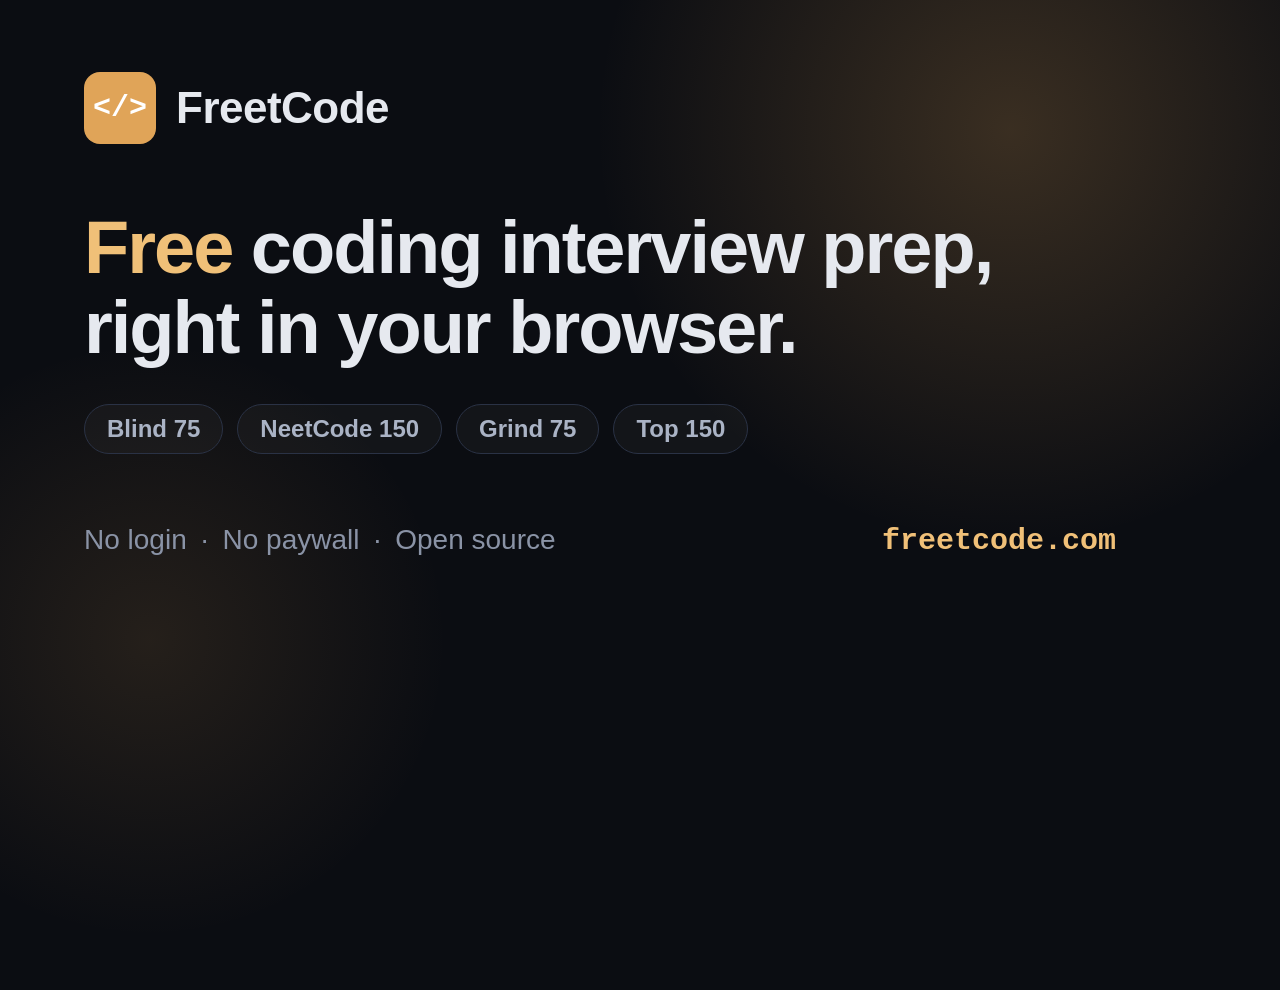
<file: assets/share-card.html>
<!DOCTYPE html>
<!-- Source for assets/share-card.png (og:image / twitter:image, 1200x630).
     Regenerate: screenshot this file at 1200x630 (e.g. Playwright). -->
<html lang="en">
<head>
<meta charset="UTF-8">
<style>
  * { margin: 0; padding: 0; box-sizing: border-box; }
  body {
    width: 1200px; height: 630px; overflow: hidden;
    background: #0b0d12;
    font-family: 'Inter', -apple-system, 'Segoe UI', Helvetica, Arial, sans-serif;
    color: #e6e9ef;
    position: relative;
  }
  .glow {
    position: absolute; width: 900px; height: 900px; border-radius: 50%;
    background: radial-gradient(circle, rgba(224,164,88,0.22) 0%, rgba(224,164,88,0) 65%);
    top: -320px; right: -260px;
  }
  .glow2 {
    position: absolute; width: 700px; height: 700px; border-radius: 50%;
    background: radial-gradient(circle, rgba(224,164,88,0.12) 0%, rgba(224,164,88,0) 60%);
    bottom: -360px; left: -200px;
  }
  .wrap { position: relative; padding: 72px 84px; height: 100%; display: flex; flex-direction: column; }
  .brand { display: flex; align-items: center; gap: 20px; }
  .mark {
    width: 72px; height: 72px; border-radius: 16px; background: #e0a458;
    display: grid; place-items: center;
    font-family: 'JetBrains Mono', 'SF Mono', Menlo, monospace;
    font-weight: 800; font-size: 30px; color: #fff;
  }
  .name { font-size: 44px; font-weight: 800; letter-spacing: -0.5px; }
  .headline {
    margin-top: 64px; font-size: 74px; font-weight: 800; line-height: 1.08;
    letter-spacing: -2px; max-width: 980px;
  }
  .headline .accent { color: #f0c078; }
  .lists { margin-top: 36px; display: flex; gap: 14px; }
  .pill {
    padding: 10px 22px; border: 1.5px solid #2a3245; border-radius: 999px;
    font-size: 24px; font-weight: 600; color: #aab3c5; background: rgba(255,255,255,0.03);
  }
  .foot { margin-top: auto; display: flex; align-items: baseline; justify-content: space-between; }
  .tag { font-size: 28px; color: #8a93a6; font-weight: 500; }
  .url { font-size: 30px; font-weight: 700; color: #f0c078; font-family: 'JetBrains Mono', 'SF Mono', Menlo, monospace; }
</style>
</head>
<body>
  <div class="glow"></div>
  <div class="glow2"></div>
  <div class="wrap">
    <div class="brand">
      <div class="mark">&lt;/&gt;</div>
      <div class="name">FreetCode</div>
    </div>
    <div class="headline"><span class="accent">Free</span> coding interview prep,<br>right in your browser.</div>
    <div class="lists">
      <div class="pill">Blind 75</div>
      <div class="pill">NeetCode 150</div>
      <div class="pill">Grind 75</div>
      <div class="pill">Top 150</div>
    </div>
    <div class="foot">
      <div class="tag">No login&ensp;·&ensp;No paywall&ensp;·&ensp;Open source</div>
      <div class="url">freetcode.com</div>
    </div>
  </div>
</body>
</html>
</file>
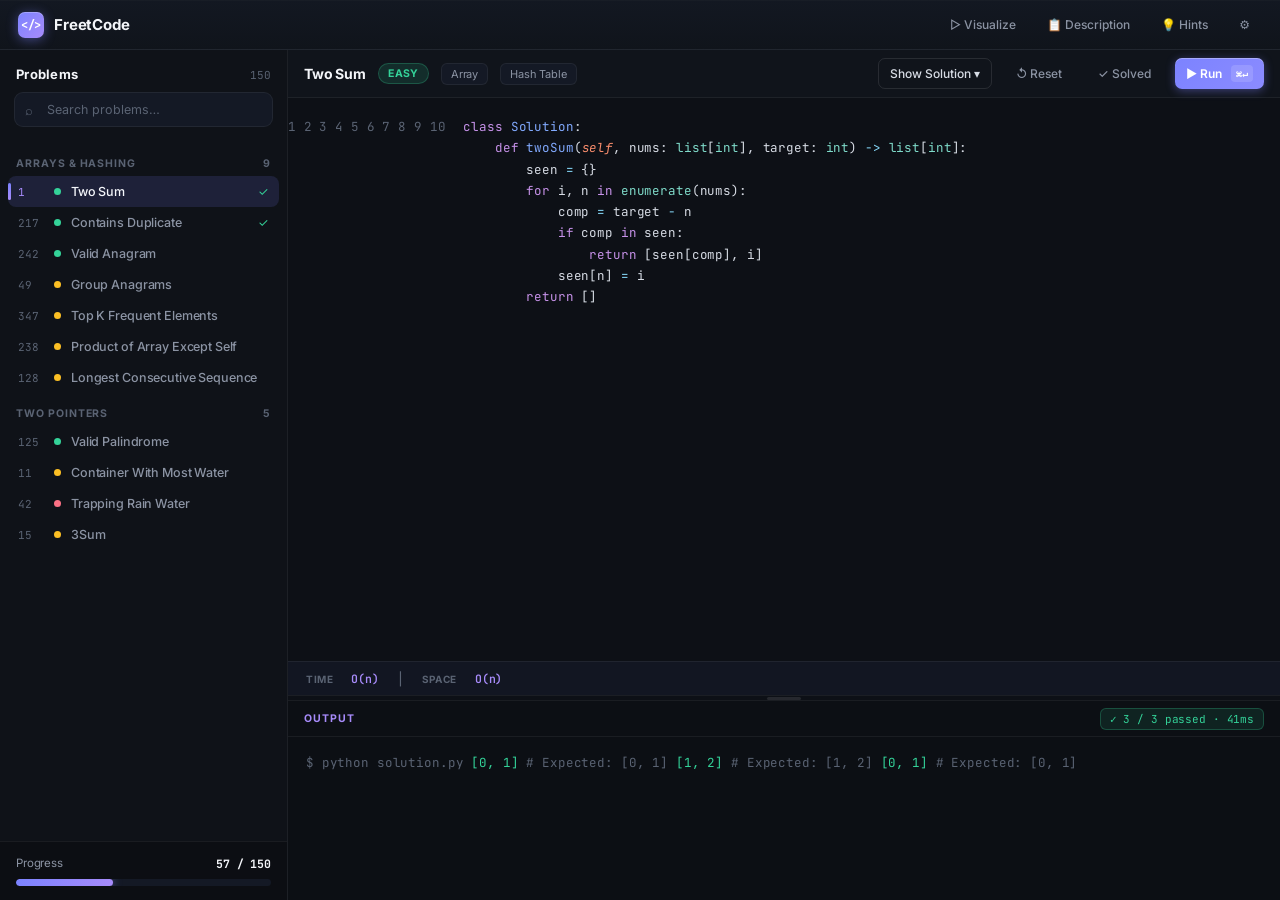
<file: prototypes/01-refined-dark.html>
<!DOCTYPE html>
<html lang="en">
<head>
<meta charset="UTF-8">
<meta name="viewport" content="width=device-width, initial-scale=1.0">
<title>FreetCode — Refined Dark</title>
<link rel="preconnect" href="https://fonts.googleapis.com">
<link rel="preconnect" href="https://fonts.gstatic.com" crossorigin>
<link href="https://fonts.googleapis.com/css2?family=Inter:wght@400;500;600;700;800&family=JetBrains+Mono:wght@400;500;600&display=swap" rel="stylesheet">
<style>
:root{
  --bg-app:#0b0d12; --bg-sidebar:#0f1218; --bg-editor:#0d1016; --bg-panel:#0c0f14; --bg-header:#10141b;
  --surface:#141925; --surface-2:#1a2030; --line:rgba(255,255,255,.06); --line-2:rgba(255,255,255,.10);
  --fg:#d7dce5; --fg-dim:#8b93a3; --fg-mute:#5a6373; --fg-strong:#f4f6fa;
  --accent:#7c83ff; --accent-2:#a78bfa; --accent-soft:rgba(124,131,255,.14);
  --easy:#34d399; --med:#fbbf24; --hard:#fb7185;
  --mono:'JetBrains Mono',ui-monospace,monospace; --ui:'Inter',system-ui,sans-serif;
}
*{box-sizing:border-box;margin:0;padding:0}
html,body{height:100%;background:var(--bg-app);color:var(--fg);font-family:var(--ui);font-size:13px;-webkit-font-smoothing:antialiased;letter-spacing:-.01em}
.app{display:grid;grid-template-rows:50px 1fr;grid-template-columns:288px 1fr;height:100vh}
/* header */
.header{grid-column:1/-1;display:flex;align-items:center;gap:18px;padding:0 18px;background:linear-gradient(180deg,#131822,#10141b);border-bottom:1px solid var(--line);box-shadow:0 1px 0 rgba(255,255,255,.02) inset}
.logo{display:flex;align-items:center;gap:10px;font-weight:700;font-size:15px;color:var(--fg-strong)}
.logo-mark{width:26px;height:26px;border-radius:7px;display:grid;place-items:center;font-family:var(--mono);font-weight:700;font-size:12px;color:#fff;background:linear-gradient(135deg,#7c83ff,#a78bfa);box-shadow:0 2px 12px rgba(124,131,255,.45),0 1px 0 rgba(255,255,255,.25) inset}
.sp{flex:1}
.h-actions{display:flex;gap:7px}
.btn{font-family:var(--ui);font-size:12px;font-weight:500;color:var(--fg-dim);background:transparent;border:1px solid transparent;border-radius:7px;padding:7px 11px;cursor:pointer;display:flex;align-items:center;gap:6px;transition:.15s}
.btn:hover{color:var(--fg);background:var(--bg-hover,rgba(255,255,255,.04))}
.btn.ghost{border-color:var(--line-2);color:var(--fg)}
.btn.primary{background:linear-gradient(135deg,#7c83ff,#8b8bff);color:#fff;font-weight:600;border:none;box-shadow:0 2px 10px rgba(124,131,255,.4),0 1px 0 rgba(255,255,255,.3) inset}
kbd{font-family:var(--mono);font-size:10px;background:rgba(255,255,255,.14);padding:2px 5px;border-radius:4px;margin-left:3px}
/* sidebar */
.sidebar{background:var(--bg-sidebar);border-right:1px solid var(--line);display:flex;flex-direction:column;overflow:hidden}
.sb-head{padding:16px 16px 10px;display:flex;align-items:baseline;justify-content:space-between}
.sb-title{font-weight:700;font-size:13px;color:var(--fg-strong);letter-spacing:.02em}
.sb-count{font-family:var(--mono);font-size:11px;color:var(--fg-mute)}
.search{margin:0 14px 12px;position:relative}
.search input{width:100%;background:var(--surface);border:1px solid var(--line);border-radius:9px;padding:9px 11px 9px 32px;color:var(--fg);font-family:var(--ui);font-size:12.5px;outline:none}
.search input::placeholder{color:var(--fg-mute)}
.search input:focus{border-color:var(--accent);box-shadow:0 0 0 3px var(--accent-soft)}
.search .ic{position:absolute;left:11px;top:50%;transform:translateY(-50%);color:var(--fg-mute);font-size:13px}
.list{flex:1;overflow-y:auto;padding:4px 8px 12px}
.grp{font-size:10.5px;font-weight:700;letter-spacing:.09em;text-transform:uppercase;color:var(--fg-mute);padding:14px 8px 6px;display:flex;justify-content:space-between}
.row{display:flex;align-items:center;gap:10px;padding:8px 10px;border-radius:8px;cursor:pointer;position:relative;color:var(--fg-dim)}
.row:hover{background:rgba(255,255,255,.035);color:var(--fg)}
.row.active{background:var(--accent-soft);color:var(--fg-strong)}
.row.active::before{content:"";position:absolute;left:0;top:7px;bottom:7px;width:3px;border-radius:3px;background:linear-gradient(180deg,#7c83ff,#a78bfa)}
.row .num{font-family:var(--mono);font-size:11px;color:var(--fg-mute);min-width:26px}
.row.active .num{color:var(--accent-2)}
.row .nm{flex:1;font-size:12.5px;font-weight:500;white-space:nowrap;overflow:hidden;text-overflow:ellipsis}
.dot{width:7px;height:7px;border-radius:50%;flex-shrink:0}
.d-easy{background:var(--easy)}.d-med{background:var(--med)}.d-hard{background:var(--hard)}
.check{color:var(--easy);font-size:12px}
.sb-foot{padding:14px 16px;border-top:1px solid var(--line);background:rgba(0,0,0,.2)}
.pl{display:flex;justify-content:space-between;font-size:11.5px;color:var(--fg-dim);margin-bottom:8px}
.pl b{color:var(--fg-strong);font-family:var(--mono)}
.bar{height:7px;border-radius:5px;background:var(--surface);overflow:hidden}
.bar>div{height:100%;width:38%;border-radius:5px;background:linear-gradient(90deg,#7c83ff,#a78bfa);box-shadow:0 0 10px rgba(124,131,255,.6)}
/* main */
.main{display:flex;flex-direction:column;overflow:hidden;background:var(--bg-editor)}
.toolbar{height:48px;display:flex;align-items:center;gap:12px;padding:0 16px;border-bottom:1px solid var(--line);background:var(--bg-header)}
.tb-title{font-weight:700;font-size:14px;color:var(--fg-strong)}
.pill{font-size:10.5px;font-weight:700;letter-spacing:.04em;padding:3px 9px;border-radius:20px;text-transform:uppercase}
.pill.easy{color:var(--easy);background:rgba(52,211,153,.13);border:1px solid rgba(52,211,153,.25)}
.tag{font-size:11px;color:var(--fg-dim);background:var(--surface);border:1px solid var(--line);padding:3px 9px;border-radius:6px}
.tbsp{flex:1}
/* editor */
.editor-wrap{flex:1;display:flex;overflow:hidden;position:relative}
.gutter{padding:18px 0;text-align:right;font-family:var(--mono);font-size:12.5px;line-height:1.7;color:var(--fg-mute);background:var(--bg-editor);user-select:none;min-width:46px;padding-right:14px}
.code{flex:1;padding:18px 18px 18px 4px;font-family:var(--mono);font-size:12.5px;line-height:1.7;overflow:auto;white-space:pre;tab-size:4}
.complexity{display:flex;gap:18px;align-items:center;padding:9px 18px;border-top:1px solid var(--line);background:rgba(124,131,255,.05);font-family:var(--mono);font-size:11.5px;color:var(--fg-dim)}
.complexity b{color:var(--accent-2);font-weight:600}
.cx-lbl{color:var(--fg-mute);text-transform:uppercase;letter-spacing:.06em;font-size:10px;font-family:var(--ui);font-weight:700}
/* output */
.resizer{height:5px;background:var(--bg-editor);border-top:1px solid var(--line);cursor:row-resize;position:relative}
.resizer::after{content:"";position:absolute;left:50%;top:1px;transform:translateX(-50%);width:34px;height:3px;border-radius:3px;background:var(--line-2)}
.output{height:200px;display:flex;flex-direction:column;background:var(--bg-panel);border-top:1px solid var(--line)}
.out-head{height:36px;display:flex;align-items:center;gap:10px;padding:0 16px;border-bottom:1px solid var(--line)}
.out-tab{font-size:10.5px;font-weight:700;letter-spacing:.1em;color:var(--fg-dim)}
.out-tab.on{color:var(--accent-2);position:relative}
.badge{margin-left:auto;font-family:var(--mono);font-size:11px;color:var(--easy);background:rgba(52,211,153,.1);border:1px solid rgba(52,211,153,.25);padding:3px 9px;border-radius:6px}
.out-body{flex:1;padding:14px 18px;font-family:var(--mono);font-size:12.5px;line-height:1.85;overflow:auto;color:var(--fg)}
.ok{color:var(--easy)} .muted{color:var(--fg-mute)}
/* tokens */
.kw{color:#c792ea}.fn{color:#82aaff}.bi{color:#7fdbca}.str{color:#c3e88d}.num{color:#f78c6c}.com{color:#5a6373;font-style:italic}.op{color:#89ddff}.var{color:#d7dce5}.self{color:#f78c6c;font-style:italic}
::-webkit-scrollbar{width:10px;height:10px}::-webkit-scrollbar-thumb{background:rgba(255,255,255,.08);border-radius:6px;border:2px solid transparent;background-clip:padding-box}
</style>
</head>
<body>
<div class="app">
  <header class="header">
    <div class="logo"><div class="logo-mark">&lt;/&gt;</div>FreetCode</div>
    <div class="sp"></div>
    <div class="h-actions">
      <button class="btn">▷ Visualize</button>
      <button class="btn">📋 Description</button>
      <button class="btn">💡 Hints</button>
      <button class="btn">⚙</button>
    </div>
  </header>

  <aside class="sidebar">
    <div class="sb-head"><span class="sb-title">Problems</span><span class="sb-count">150</span></div>
    <div class="search"><span class="ic">⌕</span><input placeholder="Search problems…"></div>
    <div class="list">
      <div class="grp">Arrays &amp; Hashing <span>9</span></div>
      <div class="row active"><span class="num">1</span><span class="dot d-easy"></span><span class="nm">Two Sum</span><span class="check">✓</span></div>
      <div class="row"><span class="num">217</span><span class="dot d-easy"></span><span class="nm">Contains Duplicate</span><span class="check">✓</span></div>
      <div class="row"><span class="num">242</span><span class="dot d-easy"></span><span class="nm">Valid Anagram</span></div>
      <div class="row"><span class="num">49</span><span class="dot d-med"></span><span class="nm">Group Anagrams</span></div>
      <div class="row"><span class="num">347</span><span class="dot d-med"></span><span class="nm">Top K Frequent Elements</span></div>
      <div class="row"><span class="num">238</span><span class="dot d-med"></span><span class="nm">Product of Array Except Self</span></div>
      <div class="row"><span class="num">128</span><span class="dot d-med"></span><span class="nm">Longest Consecutive Sequence</span></div>
      <div class="grp">Two Pointers <span>5</span></div>
      <div class="row"><span class="num">125</span><span class="dot d-easy"></span><span class="nm">Valid Palindrome</span></div>
      <div class="row"><span class="num">11</span><span class="dot d-med"></span><span class="nm">Container With Most Water</span></div>
      <div class="row"><span class="num">42</span><span class="dot d-hard"></span><span class="nm">Trapping Rain Water</span></div>
      <div class="row"><span class="num">15</span><span class="dot d-med"></span><span class="nm">3Sum</span></div>
    </div>
    <div class="sb-foot">
      <div class="pl"><span>Progress</span><b>57 / 150</b></div>
      <div class="bar"><div></div></div>
    </div>
  </aside>

  <main class="main">
    <div class="toolbar">
      <span class="tb-title">Two Sum</span>
      <span class="pill easy">Easy</span>
      <span class="tag">Array</span><span class="tag">Hash Table</span>
      <div class="tbsp"></div>
      <button class="btn ghost">Show Solution ▾</button>
      <button class="btn">↺ Reset</button>
      <button class="btn">✓ Solved</button>
      <button class="btn primary">▶ Run <kbd>⌘↵</kbd></button>
    </div>

    <div class="editor-wrap">
      <div class="gutter">1
2
3
4
5
6
7
8
9
10</div>
      <div class="code"><span class="kw">class</span> <span class="fn">Solution</span>:
    <span class="kw">def</span> <span class="fn">twoSum</span>(<span class="self">self</span>, nums: <span class="bi">list</span>[<span class="bi">int</span>], target: <span class="bi">int</span>) <span class="op">-></span> <span class="bi">list</span>[<span class="bi">int</span>]:
        seen <span class="op">=</span> {}
        <span class="kw">for</span> i, n <span class="kw">in</span> <span class="bi">enumerate</span>(nums):
            comp <span class="op">=</span> target <span class="op">-</span> n
            <span class="kw">if</span> comp <span class="kw">in</span> seen:
                <span class="kw">return</span> [seen[comp], i]
            seen[n] <span class="op">=</span> i
        <span class="kw">return</span> []
</div>
    </div>

    <div class="complexity"><span class="cx-lbl">Time</span> <b>O(n)</b> <span class="muted">│</span> <span class="cx-lbl">Space</span> <b>O(n)</b></div>

    <div class="resizer"></div>
    <div class="output">
      <div class="out-head"><span class="out-tab on">OUTPUT</span><span class="badge">✓ 3 / 3 passed · 41ms</span></div>
      <div class="out-body"><span class="muted">$ python solution.py</span>
<span class="ok">[0, 1]</span>   <span class="muted"># Expected: [0, 1]</span>
<span class="ok">[1, 2]</span>   <span class="muted"># Expected: [1, 2]</span>
<span class="ok">[0, 1]</span>   <span class="muted"># Expected: [0, 1]</span>
</div>
    </div>
  </main>
</div>
</body>
</html>
</file>
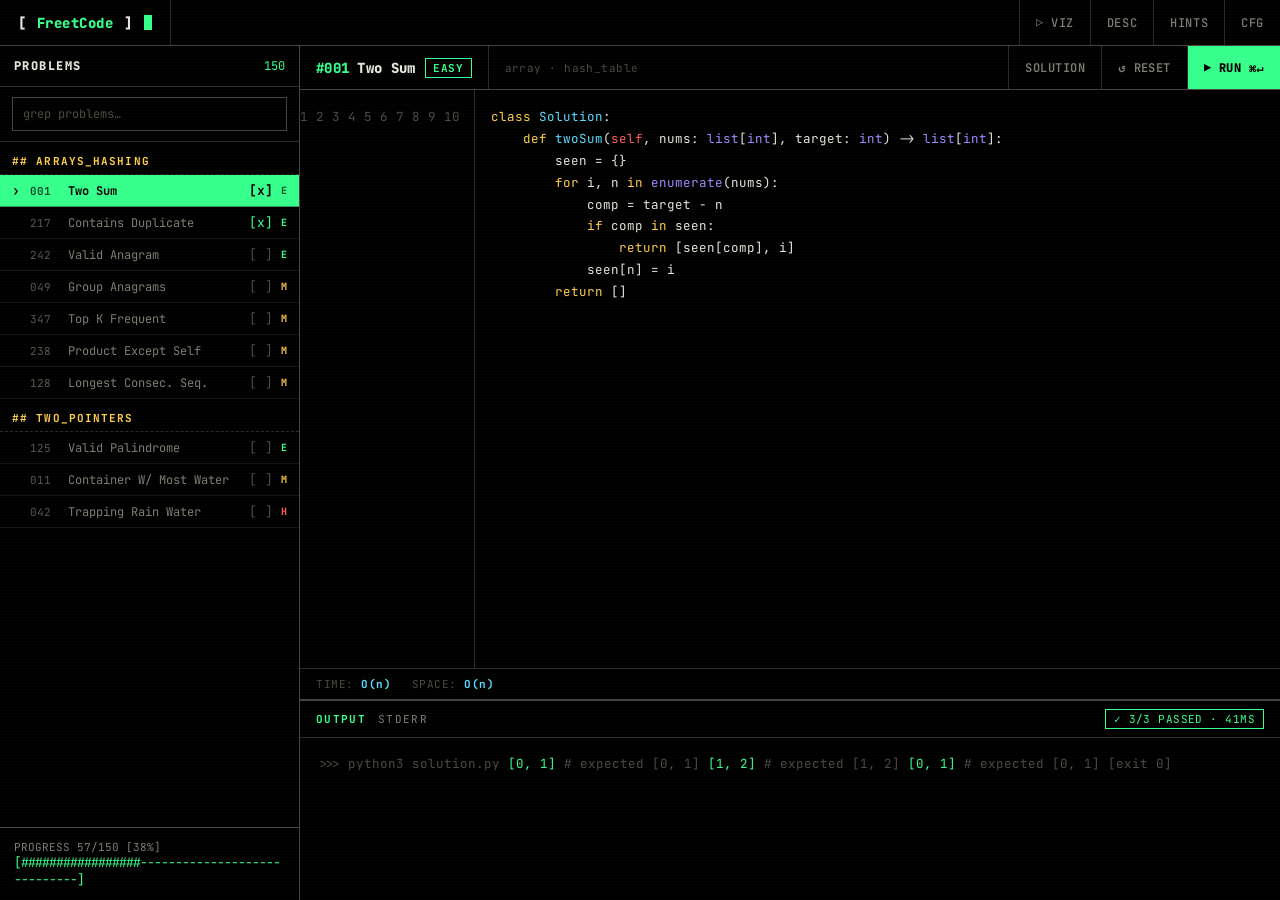
<file: prototypes/02-brutalist.html>
<!DOCTYPE html>
<html lang="en">
<head>
<meta charset="UTF-8">
<meta name="viewport" content="width=device-width, initial-scale=1.0">
<title>FreetCode — Brutalist Terminal</title>
<link rel="preconnect" href="https://fonts.googleapis.com">
<link rel="preconnect" href="https://fonts.gstatic.com" crossorigin>
<link href="https://fonts.googleapis.com/css2?family=JetBrains+Mono:wght@400;500;700;800&display=swap" rel="stylesheet">
<style>
:root{
  --bg:#0a0a0a; --panel:#0a0a0a; --ink:#e6e6dc; --dim:#7d7d72; --mute:#4a4a42;
  --grn:#37ff8b; --amb:#ffcf4a; --red:#ff5c5c; --cy:#5cdcff; --line:#2a2a26; --line-h:#444;
  --mono:'JetBrains Mono',ui-monospace,monospace;
}
*{box-sizing:border-box;margin:0;padding:0}
html,body{height:100%;background:var(--bg);color:var(--ink);font-family:var(--mono);font-size:13px;-webkit-font-smoothing:antialiased}
.app{display:grid;grid-template-rows:46px 1fr;grid-template-columns:300px 1fr;height:100vh}
.b{border:1px solid var(--line)}
/* scanline overlay */
body::after{content:"";position:fixed;inset:0;pointer-events:none;background:repeating-linear-gradient(0deg,rgba(255,255,255,.012) 0 1px,transparent 1px 3px);z-index:99}
/* header */
.header{grid-column:1/-1;display:flex;align-items:center;gap:0;border-bottom:1px solid var(--line-h);background:#000}
.logo{display:flex;align-items:center;gap:10px;font-weight:800;font-size:14px;letter-spacing:.04em;padding:0 18px;height:100%;border-right:1px solid var(--line);color:var(--grn)}
.logo .br{color:var(--ink)}
.cursor{display:inline-block;width:8px;height:15px;background:var(--grn);margin-left:2px;animation:bl 1.1s steps(1) infinite}
@keyframes bl{50%{opacity:0}}
.sp{flex:1}
.h-actions{display:flex;height:100%}
.hbtn{display:flex;align-items:center;padding:0 16px;height:100%;border-left:1px solid var(--line);color:var(--dim);font-size:12px;font-weight:500;letter-spacing:.05em;text-transform:uppercase;cursor:pointer;background:transparent}
.hbtn:hover{background:var(--grn);color:#000}
/* sidebar */
.sidebar{border-right:1px solid var(--line-h);display:flex;flex-direction:column;overflow:hidden;background:#000}
.sb-head{padding:12px 14px;border-bottom:1px solid var(--line);display:flex;justify-content:space-between;align-items:center}
.sb-head b{font-weight:800;letter-spacing:.12em;text-transform:uppercase;font-size:12px}
.sb-head span{color:var(--grn);font-size:12px}
.search{padding:10px 12px;border-bottom:1px solid var(--line)}
.search input{width:100%;background:#000;border:1px solid var(--line-h);color:var(--ink);font-family:var(--mono);font-size:12px;padding:8px 10px;outline:none}
.search input:focus{border-color:var(--grn);box-shadow:0 0 0 1px var(--grn)}
.search input::placeholder{color:var(--mute)}
.list{flex:1;overflow-y:auto}
.grp{padding:12px 12px 6px;color:var(--amb);font-size:11px;font-weight:700;letter-spacing:.1em;text-transform:uppercase;border-bottom:1px dashed var(--line)}
.grp::before{content:"## "}
.row{display:flex;align-items:center;gap:8px;padding:7px 12px;cursor:pointer;color:var(--dim);border-bottom:1px solid rgba(42,42,38,.5);white-space:nowrap}
.row:hover{background:#141410;color:var(--ink)}
.row.active{background:var(--grn);color:#000;font-weight:700}
.row .arr{width:10px;color:var(--grn)}
.row.active .arr{color:#000}
.row.active .arr::before{content:"›"}
.row .num{min-width:30px;font-size:11px;opacity:.7}
.row .nm{flex:1;overflow:hidden;text-overflow:ellipsis;font-size:12px}
.dtag{font-size:10px;font-weight:700;letter-spacing:.03em}
.de{color:var(--grn)}.dm{color:var(--amb)}.dh{color:var(--red)}
.row.active .dtag{color:#000;opacity:.7}
.done{color:var(--grn)}.row.active .done{color:#000}
.sb-foot{border-top:1px solid var(--line-h);padding:12px 14px;font-size:11px;color:var(--dim)}
.sb-foot .pbar{color:var(--grn);letter-spacing:-1px;font-size:13px}
/* main */
.main{display:flex;flex-direction:column;overflow:hidden;background:#000}
.toolbar{display:flex;align-items:stretch;border-bottom:1px solid var(--line-h);min-height:44px}
.tb-id{display:flex;align-items:center;gap:10px;padding:0 16px;border-right:1px solid var(--line)}
.tb-id b{font-weight:800;font-size:14px;letter-spacing:.02em}
.tb-id .n{color:var(--grn)}
.brk{font-size:11px;font-weight:700;letter-spacing:.05em;padding:2px 7px;border:1px solid currentColor}
.tags{display:flex;align-items:center;gap:8px;padding:0 16px;color:var(--mute);font-size:11px;letter-spacing:.04em}
.tbsp{flex:1}
.tbtn{display:flex;align-items:center;padding:0 16px;border-left:1px solid var(--line);color:var(--dim);font-size:12px;font-weight:600;letter-spacing:.04em;text-transform:uppercase;cursor:pointer;background:transparent}
.tbtn:hover{background:#141410;color:var(--ink)}
.tbtn.run{background:var(--grn);color:#000;font-weight:800}
.tbtn.run:hover{background:#5fffa6}
/* editor */
.ed{flex:1;display:flex;overflow:hidden}
.gut{padding:16px 0;text-align:right;color:var(--mute);user-select:none;min-width:48px;padding-right:14px;line-height:1.75;border-right:1px solid var(--line);font-size:12.5px}
.code{flex:1;padding:16px;line-height:1.75;font-size:12.5px;white-space:pre;overflow:auto;tab-size:4}
.cx{border-top:1px solid var(--line);padding:8px 16px;color:var(--dim);font-size:11px;letter-spacing:.05em;display:flex;gap:20px}
.cx b{color:var(--cy)}.cx .l{color:var(--mute);text-transform:uppercase}
/* output */
.resizer{height:1px;background:var(--line-h)}
.out{height:200px;display:flex;flex-direction:column;border-top:1px solid var(--line-h)}
.out-head{display:flex;align-items:center;padding:8px 16px;border-bottom:1px solid var(--line);font-size:11px;letter-spacing:.12em;text-transform:uppercase;color:var(--dim);gap:12px}
.out-head .on{color:var(--grn);font-weight:700}
.pass{margin-left:auto;color:var(--grn);border:1px solid var(--grn);padding:2px 8px;font-size:11px;letter-spacing:.04em}
.out-body{flex:1;padding:14px 16px;line-height:1.85;overflow:auto;font-size:12.5px}
.pre{color:var(--mute)}.ok{color:var(--grn)}.cm{color:var(--mute)}
/* tokens */
.kw{color:var(--amb)}.fn{color:var(--cy)}.bi{color:#9b8bff}.str{color:var(--grn)}.op{color:var(--ink)}.com{color:var(--mute)}.self{color:var(--red)}
::-webkit-scrollbar{width:10px;height:10px}::-webkit-scrollbar-thumb{background:var(--line-h)}::-webkit-scrollbar-track{background:#000}
</style>
</head>
<body>
<div class="app">
  <header class="header">
    <div class="logo"><span class="br">[</span>FreetCode<span class="br">]</span><span class="cursor"></span></div>
    <div class="sp"></div>
    <nav class="h-actions">
      <div class="hbtn">▷ viz</div>
      <div class="hbtn">desc</div>
      <div class="hbtn">hints</div>
      <div class="hbtn">cfg</div>
    </nav>
  </header>

  <aside class="sidebar">
    <div class="sb-head"><b>PROBLEMS</b><span>150</span></div>
    <div class="search"><input placeholder="grep problems…"></div>
    <div class="list">
      <div class="grp">arrays_hashing</div>
      <div class="row active"><span class="arr"></span><span class="num">001</span><span class="nm">Two Sum</span><span class="done">[x]</span><span class="dtag de">E</span></div>
      <div class="row"><span class="arr"></span><span class="num">217</span><span class="nm">Contains Duplicate</span><span class="done">[x]</span><span class="dtag de">E</span></div>
      <div class="row"><span class="arr"></span><span class="num">242</span><span class="nm">Valid Anagram</span><span class="done" style="color:var(--mute)">[ ]</span><span class="dtag de">E</span></div>
      <div class="row"><span class="arr"></span><span class="num">049</span><span class="nm">Group Anagrams</span><span class="done" style="color:var(--mute)">[ ]</span><span class="dtag dm">M</span></div>
      <div class="row"><span class="arr"></span><span class="num">347</span><span class="nm">Top K Frequent</span><span class="done" style="color:var(--mute)">[ ]</span><span class="dtag dm">M</span></div>
      <div class="row"><span class="arr"></span><span class="num">238</span><span class="nm">Product Except Self</span><span class="done" style="color:var(--mute)">[ ]</span><span class="dtag dm">M</span></div>
      <div class="row"><span class="arr"></span><span class="num">128</span><span class="nm">Longest Consec. Seq.</span><span class="done" style="color:var(--mute)">[ ]</span><span class="dtag dm">M</span></div>
      <div class="grp">two_pointers</div>
      <div class="row"><span class="arr"></span><span class="num">125</span><span class="nm">Valid Palindrome</span><span class="done" style="color:var(--mute)">[ ]</span><span class="dtag de">E</span></div>
      <div class="row"><span class="arr"></span><span class="num">011</span><span class="nm">Container W/ Most Water</span><span class="done" style="color:var(--mute)">[ ]</span><span class="dtag dm">M</span></div>
      <div class="row"><span class="arr"></span><span class="num">042</span><span class="nm">Trapping Rain Water</span><span class="done" style="color:var(--mute)">[ ]</span><span class="dtag dh">H</span></div>
    </div>
    <div class="sb-foot">
      PROGRESS 57/150 [38%]<br>
      <span class="pbar">[#################-----------------------------]</span>
    </div>
  </aside>

  <main class="main">
    <div class="toolbar">
      <div class="tb-id"><b><span class="n">#001</span> Two Sum</b><span class="brk de">EASY</span></div>
      <div class="tags">array · hash_table</div>
      <div class="tbsp"></div>
      <div class="tbtn">solution</div>
      <div class="tbtn">↺ reset</div>
      <div class="tbtn run">▶ RUN ⌘↵</div>
    </div>

    <div class="ed">
      <div class="gut">1
2
3
4
5
6
7
8
9
10</div>
      <div class="code"><span class="kw">class</span> <span class="fn">Solution</span>:
    <span class="kw">def</span> <span class="fn">twoSum</span>(<span class="self">self</span>, nums: <span class="bi">list</span>[<span class="bi">int</span>], target: <span class="bi">int</span>) <span class="op">-></span> <span class="bi">list</span>[<span class="bi">int</span>]:
        seen <span class="op">=</span> {}
        <span class="kw">for</span> i, n <span class="kw">in</span> <span class="bi">enumerate</span>(nums):
            comp <span class="op">=</span> target <span class="op">-</span> n
            <span class="kw">if</span> comp <span class="kw">in</span> seen:
                <span class="kw">return</span> [seen[comp], i]
            seen[n] <span class="op">=</span> i
        <span class="kw">return</span> []
</div>
    </div>

    <div class="cx"><span><span class="l">time:</span> <b>O(n)</b></span><span><span class="l">space:</span> <b>O(n)</b></span></div>

    <div class="resizer"></div>
    <div class="out">
      <div class="out-head"><span class="on">OUTPUT</span><span>stderr</span><span class="pass">✓ 3/3 PASSED · 41ms</span></div>
      <div class="out-body"><span class="pre">&gt;&gt;&gt; python3 solution.py</span>
<span class="ok">[0, 1]</span>    <span class="cm"># expected [0, 1]</span>
<span class="ok">[1, 2]</span>    <span class="cm"># expected [1, 2]</span>
<span class="ok">[0, 1]</span>    <span class="cm"># expected [0, 1]</span>
<span class="cm">[exit 0]</span>
</div>
    </div>
  </main>
</div>
</body>
</html>
</file>
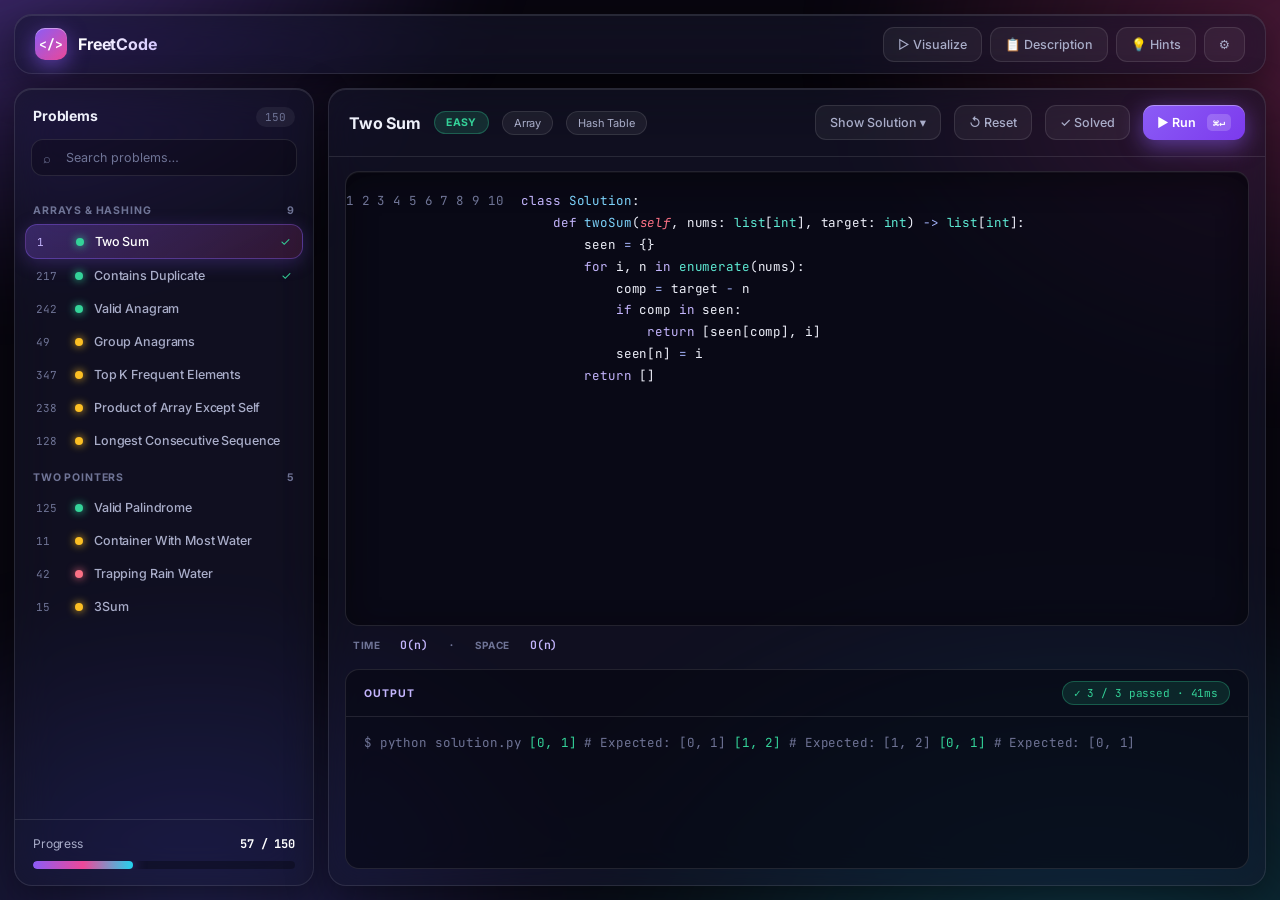
<file: prototypes/03-glassy.html>
<!DOCTYPE html>
<html lang="en">
<head>
<meta charset="UTF-8">
<meta name="viewport" content="width=device-width, initial-scale=1.0">
<title>FreetCode — Glassy SaaS</title>
<link rel="preconnect" href="https://fonts.googleapis.com">
<link rel="preconnect" href="https://fonts.gstatic.com" crossorigin>
<link href="https://fonts.googleapis.com/css2?family=Inter:wght@400;500;600;700;800&family=JetBrains+Mono:wght@400;500;600&display=swap" rel="stylesheet">
<style>
:root{
  --ink:#eef0fa; --dim:#a9adc9; --mute:#6f7496;
  --acc:#8b5cf6; --acc2:#ec4899; --acc3:#22d3ee;
  --easy:#34d399; --med:#fbbf24; --hard:#fb7185;
  --glass:rgba(22,24,42,.55); --glass-2:rgba(30,32,54,.55);
  --gline:rgba(255,255,255,.10); --gline2:rgba(255,255,255,.16);
  --ui:'Inter',system-ui,sans-serif; --mono:'JetBrains Mono',ui-monospace,monospace;
}
*{box-sizing:border-box;margin:0;padding:0}
html,body{height:100%;font-family:var(--ui);font-size:13px;color:var(--ink);-webkit-font-smoothing:antialiased;letter-spacing:-.01em;overflow:hidden}
body{background:#08060f;position:relative}
/* aurora background */
body::before{content:"";position:fixed;inset:-20%;z-index:0;background:
  radial-gradient(50% 50% at 12% 8%,rgba(139,92,246,.45),transparent 60%),
  radial-gradient(45% 45% at 88% 18%,rgba(236,72,153,.30),transparent 60%),
  radial-gradient(55% 55% at 75% 92%,rgba(34,211,238,.25),transparent 60%),
  radial-gradient(40% 40% at 25% 85%,rgba(99,102,241,.30),transparent 60%);
  filter:blur(40px);animation:drift 18s ease-in-out infinite alternate}
@keyframes drift{to{transform:translate3d(0,-3%,0) scale(1.05)}}
.app{position:relative;z-index:1;display:grid;grid-template-rows:60px 1fr;grid-template-columns:300px 1fr;height:100vh;padding:14px;gap:14px}
.glass{background:var(--glass);backdrop-filter:blur(22px) saturate(160%);-webkit-backdrop-filter:blur(22px) saturate(160%);border:1px solid var(--gline);border-radius:18px;box-shadow:0 12px 40px rgba(0,0,0,.45),0 1px 0 rgba(255,255,255,.10) inset}
/* header */
.header{grid-column:1/-1;display:flex;align-items:center;gap:18px;padding:0 20px}
.logo{display:flex;align-items:center;gap:11px;font-weight:700;font-size:16px}
.logo-mark{width:32px;height:32px;border-radius:10px;display:grid;place-items:center;font-family:var(--mono);font-weight:700;font-size:13px;color:#fff;background:linear-gradient(135deg,var(--acc),var(--acc2));box-shadow:0 6px 20px rgba(139,92,246,.55),0 1px 0 rgba(255,255,255,.4) inset}
.logo b{background:linear-gradient(90deg,#fff,#d6c8ff);-webkit-background-clip:text;background-clip:text;-webkit-text-fill-color:transparent}
.sp{flex:1}
.h-actions{display:flex;gap:8px}
.btn{font-family:var(--ui);font-size:12.5px;font-weight:500;color:var(--dim);background:rgba(255,255,255,.05);border:1px solid var(--gline);border-radius:11px;padding:9px 14px;cursor:pointer;display:flex;align-items:center;gap:7px;transition:.18s}
.btn:hover{color:#fff;background:rgba(255,255,255,.10);border-color:var(--gline2)}
.btn.primary{background:linear-gradient(135deg,var(--acc),#7c3aed);color:#fff;font-weight:600;border:none;box-shadow:0 6px 22px rgba(139,92,246,.55),0 1px 0 rgba(255,255,255,.35) inset}
.btn.primary:hover{filter:brightness(1.08)}
kbd{font-family:var(--mono);font-size:10px;background:rgba(255,255,255,.18);padding:2px 6px;border-radius:5px;margin-left:4px}
/* sidebar */
.sidebar{display:flex;flex-direction:column;overflow:hidden}
.sb-head{padding:18px 18px 12px;display:flex;align-items:baseline;justify-content:space-between}
.sb-head b{font-weight:700;font-size:14px}
.sb-head span{font-family:var(--mono);font-size:11px;color:var(--mute);background:rgba(255,255,255,.06);padding:3px 9px;border-radius:20px}
.search{margin:0 16px 12px;position:relative}
.search input{width:100%;background:rgba(0,0,0,.25);border:1px solid var(--gline);border-radius:12px;padding:10px 12px 10px 34px;color:var(--ink);font-family:var(--ui);font-size:12.5px;outline:none}
.search input::placeholder{color:var(--mute)}
.search input:focus{border-color:rgba(139,92,246,.7);box-shadow:0 0 0 4px rgba(139,92,246,.2)}
.search .ic{position:absolute;left:12px;top:50%;transform:translateY(-50%);color:var(--mute)}
.list{flex:1;overflow-y:auto;padding:2px 10px 14px}
.grp{font-size:10.5px;font-weight:700;letter-spacing:.08em;text-transform:uppercase;color:var(--mute);padding:14px 8px 7px;display:flex;justify-content:space-between}
.row{display:flex;align-items:center;gap:11px;padding:9px 11px;border-radius:12px;cursor:pointer;color:var(--dim);transition:.14s}
.row:hover{background:rgba(255,255,255,.06);color:#fff}
.row.active{background:linear-gradient(135deg,rgba(139,92,246,.30),rgba(236,72,153,.15));border:1px solid rgba(139,92,246,.4);color:#fff;box-shadow:0 4px 18px rgba(139,92,246,.25)}
.row .num{font-family:var(--mono);font-size:11px;color:var(--mute);min-width:28px}
.row.active .num{color:#c4b5fd}
.row .nm{flex:1;font-size:12.5px;font-weight:500;white-space:nowrap;overflow:hidden;text-overflow:ellipsis}
.dot{width:8px;height:8px;border-radius:50%;box-shadow:0 0 8px currentColor}
.de{background:var(--easy);color:var(--easy)}.dm{background:var(--med);color:var(--med)}.dh{background:var(--hard);color:var(--hard)}
.check{color:var(--easy);font-size:12px}
.sb-foot{padding:16px 18px;border-top:1px solid var(--gline)}
.pl{display:flex;justify-content:space-between;font-size:12px;color:var(--dim);margin-bottom:9px}
.pl b{color:#fff;font-family:var(--mono)}
.bar{height:8px;border-radius:6px;background:rgba(0,0,0,.3);overflow:hidden}
.bar>div{height:100%;width:38%;border-radius:6px;background:linear-gradient(90deg,var(--acc),var(--acc2),var(--acc3));box-shadow:0 0 14px rgba(139,92,246,.7)}
/* main */
.main{display:flex;flex-direction:column;overflow:hidden;padding:0}
.toolbar{display:flex;align-items:center;gap:13px;padding:16px 20px;border-bottom:1px solid var(--gline)}
.tb-title{font-weight:700;font-size:16px}
.pill{font-size:10.5px;font-weight:700;letter-spacing:.04em;padding:4px 11px;border-radius:20px;text-transform:uppercase}
.pill.easy{color:var(--easy);background:rgba(52,211,153,.15);border:1px solid rgba(52,211,153,.3)}
.tag{font-size:11px;color:var(--dim);background:rgba(255,255,255,.06);border:1px solid var(--gline);padding:4px 11px;border-radius:20px}
.tbsp{flex:1}
.editor-wrap{flex:1;display:flex;overflow:hidden;margin:14px 16px 0;border-radius:14px;background:rgba(8,7,18,.6);border:1px solid var(--gline);box-shadow:0 8px 30px rgba(0,0,0,.4) inset,0 1px 0 rgba(255,255,255,.06) inset}
.gutter{padding:18px 0;text-align:right;font-family:var(--mono);font-size:12.5px;line-height:1.75;color:var(--mute);min-width:46px;padding-right:14px;user-select:none}
.code{flex:1;padding:18px 18px 18px 4px;font-family:var(--mono);font-size:12.5px;line-height:1.75;white-space:pre;overflow:auto;tab-size:4}
.complexity{display:flex;gap:20px;align-items:center;padding:11px 24px;font-family:var(--mono);font-size:11.5px;color:var(--dim)}
.complexity b{color:#c4b5fd;font-weight:600}
.cx-lbl{color:var(--mute);text-transform:uppercase;letter-spacing:.06em;font-size:10px;font-family:var(--ui);font-weight:700}
.output{height:200px;display:flex;flex-direction:column;margin:6px 16px 16px;border-radius:14px;background:rgba(8,7,18,.6);border:1px solid var(--gline);overflow:hidden}
.out-head{display:flex;align-items:center;gap:12px;padding:11px 18px;border-bottom:1px solid var(--gline)}
.out-tab{font-size:10.5px;font-weight:700;letter-spacing:.1em;color:var(--mute)}
.out-tab.on{color:#c4b5fd}
.badge{margin-left:auto;font-family:var(--mono);font-size:11px;color:var(--easy);background:rgba(52,211,153,.13);border:1px solid rgba(52,211,153,.3);padding:4px 11px;border-radius:20px}
.out-body{flex:1;padding:14px 18px;font-family:var(--mono);font-size:12.5px;line-height:1.85;overflow:auto}
.ok{color:var(--easy)}.muted{color:var(--mute)}
.kw{color:#c4b5fd}.fn{color:#7dd3fc}.bi{color:#5eead4}.str{color:#bef264}.num{color:#fda4af}.op{color:#a5b4fc}.com{color:var(--mute);font-style:italic}.self{color:#fb7185;font-style:italic}
::-webkit-scrollbar{width:10px;height:10px}::-webkit-scrollbar-thumb{background:rgba(255,255,255,.12);border-radius:8px;border:2px solid transparent;background-clip:padding-box}
</style>
</head>
<body>
<div class="app">
  <header class="header glass">
    <div class="logo"><div class="logo-mark">&lt;/&gt;</div><b>FreetCode</b></div>
    <div class="sp"></div>
    <div class="h-actions">
      <button class="btn">▷ Visualize</button>
      <button class="btn">📋 Description</button>
      <button class="btn">💡 Hints</button>
      <button class="btn">⚙</button>
    </div>
  </header>

  <aside class="sidebar glass">
    <div class="sb-head"><b>Problems</b><span>150</span></div>
    <div class="search"><span class="ic">⌕</span><input placeholder="Search problems…"></div>
    <div class="list">
      <div class="grp">Arrays &amp; Hashing <span>9</span></div>
      <div class="row active"><span class="num">1</span><span class="dot de"></span><span class="nm">Two Sum</span><span class="check">✓</span></div>
      <div class="row"><span class="num">217</span><span class="dot de"></span><span class="nm">Contains Duplicate</span><span class="check">✓</span></div>
      <div class="row"><span class="num">242</span><span class="dot de"></span><span class="nm">Valid Anagram</span></div>
      <div class="row"><span class="num">49</span><span class="dot dm"></span><span class="nm">Group Anagrams</span></div>
      <div class="row"><span class="num">347</span><span class="dot dm"></span><span class="nm">Top K Frequent Elements</span></div>
      <div class="row"><span class="num">238</span><span class="dot dm"></span><span class="nm">Product of Array Except Self</span></div>
      <div class="row"><span class="num">128</span><span class="dot dm"></span><span class="nm">Longest Consecutive Sequence</span></div>
      <div class="grp">Two Pointers <span>5</span></div>
      <div class="row"><span class="num">125</span><span class="dot de"></span><span class="nm">Valid Palindrome</span></div>
      <div class="row"><span class="num">11</span><span class="dot dm"></span><span class="nm">Container With Most Water</span></div>
      <div class="row"><span class="num">42</span><span class="dot dh"></span><span class="nm">Trapping Rain Water</span></div>
      <div class="row"><span class="num">15</span><span class="dot dm"></span><span class="nm">3Sum</span></div>
    </div>
    <div class="sb-foot">
      <div class="pl"><span>Progress</span><b>57 / 150</b></div>
      <div class="bar"><div></div></div>
    </div>
  </aside>

  <main class="main glass">
    <div class="toolbar">
      <span class="tb-title">Two Sum</span>
      <span class="pill easy">Easy</span>
      <span class="tag">Array</span><span class="tag">Hash Table</span>
      <div class="tbsp"></div>
      <button class="btn">Show Solution ▾</button>
      <button class="btn">↺ Reset</button>
      <button class="btn">✓ Solved</button>
      <button class="btn primary">▶ Run <kbd>⌘↵</kbd></button>
    </div>

    <div class="editor-wrap">
      <div class="gutter">1
2
3
4
5
6
7
8
9
10</div>
      <div class="code"><span class="kw">class</span> <span class="fn">Solution</span>:
    <span class="kw">def</span> <span class="fn">twoSum</span>(<span class="self">self</span>, nums: <span class="bi">list</span>[<span class="bi">int</span>], target: <span class="bi">int</span>) <span class="op">-></span> <span class="bi">list</span>[<span class="bi">int</span>]:
        seen <span class="op">=</span> {}
        <span class="kw">for</span> i, n <span class="kw">in</span> <span class="bi">enumerate</span>(nums):
            comp <span class="op">=</span> target <span class="op">-</span> n
            <span class="kw">if</span> comp <span class="kw">in</span> seen:
                <span class="kw">return</span> [seen[comp], i]
            seen[n] <span class="op">=</span> i
        <span class="kw">return</span> []
</div>
    </div>

    <div class="complexity"><span class="cx-lbl">Time</span> <b>O(n)</b> <span class="muted">·</span> <span class="cx-lbl">Space</span> <b>O(n)</b></div>

    <div class="output">
      <div class="out-head"><span class="out-tab on">OUTPUT</span><span class="badge">✓ 3 / 3 passed · 41ms</span></div>
      <div class="out-body"><span class="muted">$ python solution.py</span>
<span class="ok">[0, 1]</span>   <span class="muted"># Expected: [0, 1]</span>
<span class="ok">[1, 2]</span>   <span class="muted"># Expected: [1, 2]</span>
<span class="ok">[0, 1]</span>   <span class="muted"># Expected: [0, 1]</span>
</div>
    </div>
  </main>
</div>
</body>
</html>
</file>
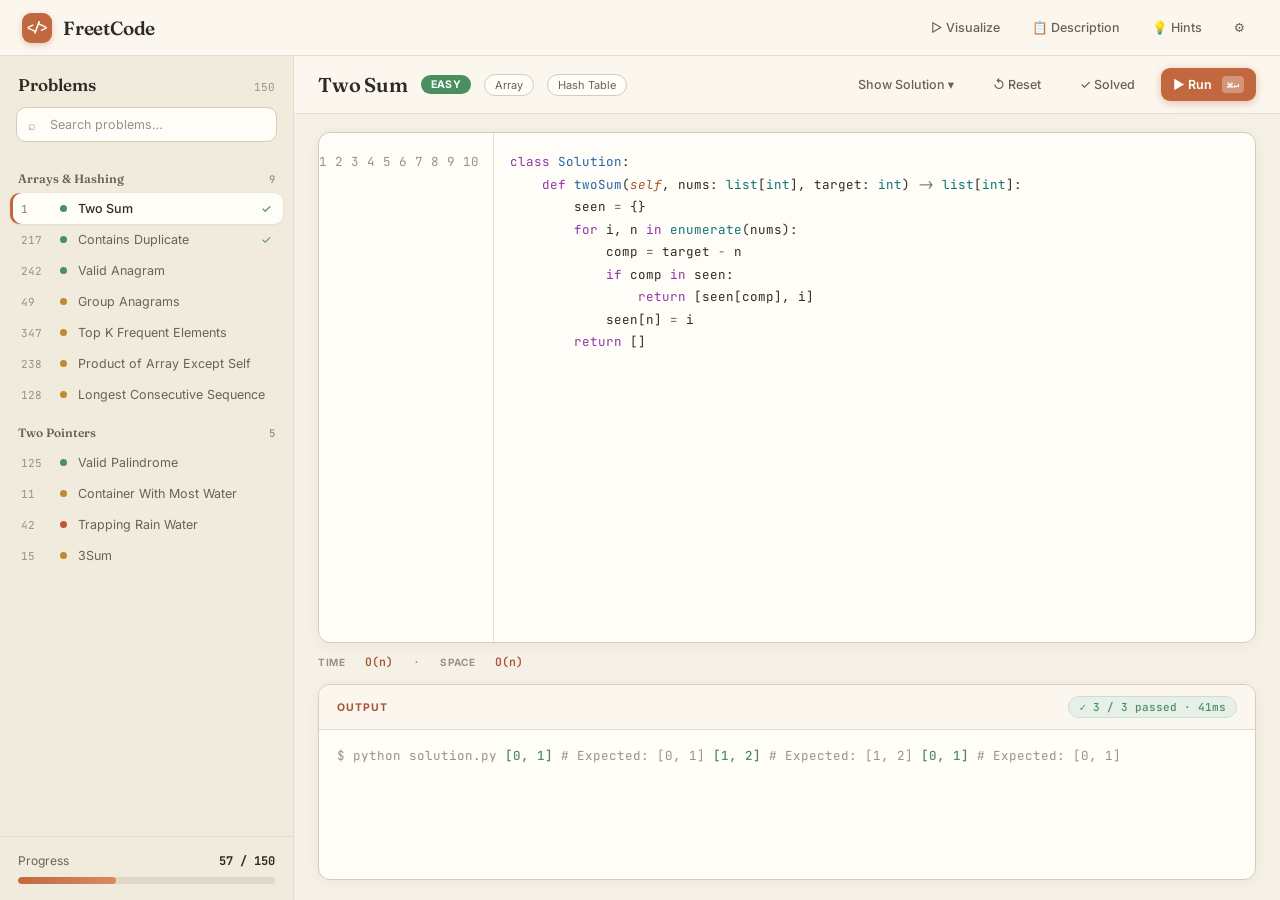
<file: prototypes/04-warm-light.html>
<!DOCTYPE html>
<html lang="en">
<head>
<meta charset="UTF-8">
<meta name="viewport" content="width=device-width, initial-scale=1.0">
<title>FreetCode — Warm Paper</title>
<link rel="preconnect" href="https://fonts.googleapis.com">
<link rel="preconnect" href="https://fonts.gstatic.com" crossorigin>
<link href="https://fonts.googleapis.com/css2?family=Fraunces:opsz,wght@9..144,500;9..144,600;9..144,700&family=Inter:wght@400;500;600;700&family=JetBrains+Mono:wght@400;500;600&display=swap" rel="stylesheet">
<style>
:root{
  --paper:#f6f1e7; --paper-2:#fbf7ef; --card:#fffdf8; --sidebar:#f1ebdd;
  --ink:#2f2a24; --ink-2:#6b6256; --ink-3:#9b9183; --line:#e4dccc; --line-2:#d6ccb8;
  --clay:#c2683f; --clay-2:#a85433; --clay-soft:#f4e3d6;
  --easy:#4a8f5f; --med:#c08a2e; --hard:#c0563f;
  --serif:'Fraunces',Georgia,serif; --ui:'Inter',system-ui,sans-serif; --mono:'JetBrains Mono',ui-monospace,monospace;
}
*{box-sizing:border-box;margin:0;padding:0}
html,body{height:100%;background:var(--paper);color:var(--ink);font-family:var(--ui);font-size:13px;-webkit-font-smoothing:antialiased}
.app{display:grid;grid-template-rows:56px 1fr;grid-template-columns:294px 1fr;height:100vh}
/* header */
.header{grid-column:1/-1;display:flex;align-items:center;gap:18px;padding:0 22px;background:var(--paper-2);border-bottom:1px solid var(--line)}
.logo{display:flex;align-items:center;gap:11px}
.logo-mark{width:30px;height:30px;border-radius:9px;display:grid;place-items:center;font-family:var(--mono);font-weight:700;font-size:13px;color:#fff;background:var(--clay);box-shadow:0 2px 6px rgba(194,104,63,.35)}
.logo b{font-family:var(--serif);font-weight:600;font-size:19px;color:var(--ink);letter-spacing:-.01em}
.sp{flex:1}
.h-actions{display:flex;gap:6px}
.btn{font-family:var(--ui);font-size:12.5px;font-weight:500;color:var(--ink-2);background:transparent;border:1px solid transparent;border-radius:9px;padding:8px 12px;cursor:pointer;display:flex;align-items:center;gap:7px;transition:.15s}
.btn:hover{background:#ece4d4;color:var(--ink)}
.btn.primary{background:var(--clay);color:#fff;font-weight:600;border:none;box-shadow:0 2px 8px rgba(194,104,63,.4)}
.btn.primary:hover{background:var(--clay-2)}
kbd{font-family:var(--mono);font-size:10px;background:rgba(255,255,255,.3);padding:2px 5px;border-radius:4px;margin-left:3px}
/* sidebar */
.sidebar{background:var(--sidebar);border-right:1px solid var(--line);display:flex;flex-direction:column;overflow:hidden}
.sb-head{padding:18px 18px 12px;display:flex;align-items:baseline;justify-content:space-between}
.sb-head b{font-family:var(--serif);font-weight:600;font-size:17px;color:var(--ink)}
.sb-head span{font-family:var(--mono);font-size:11px;color:var(--ink-3)}
.search{margin:0 16px 12px;position:relative}
.search input{width:100%;background:var(--card);border:1px solid var(--line-2);border-radius:10px;padding:9px 12px 9px 33px;color:var(--ink);font-family:var(--ui);font-size:12.5px;outline:none}
.search input::placeholder{color:var(--ink-3)}
.search input:focus{border-color:var(--clay);box-shadow:0 0 0 3px var(--clay-soft)}
.search .ic{position:absolute;left:12px;top:50%;transform:translateY(-50%);color:var(--ink-3)}
.list{flex:1;overflow-y:auto;padding:2px 10px 14px}
.grp{font-family:var(--serif);font-size:12px;font-weight:600;color:var(--ink-2);padding:15px 8px 7px;display:flex;justify-content:space-between;align-items:baseline}
.grp span{font-family:var(--mono);font-size:10.5px;color:var(--ink-3)}
.row{display:flex;align-items:center;gap:11px;padding:8px 11px;border-radius:9px;cursor:pointer;color:var(--ink-2);transition:.13s}
.row:hover{background:#e8e0cf;color:var(--ink)}
.row.active{background:var(--card);color:var(--ink);box-shadow:0 1px 3px rgba(47,42,36,.08),inset 3px 0 0 var(--clay);font-weight:500}
.row .num{font-family:var(--mono);font-size:11px;color:var(--ink-3);min-width:28px}
.row .nm{flex:1;font-size:12.5px;white-space:nowrap;overflow:hidden;text-overflow:ellipsis}
.dot{width:7px;height:7px;border-radius:50%}
.de{background:var(--easy)}.dm{background:var(--med)}.dh{background:var(--hard)}
.check{color:var(--easy);font-size:12px}
.sb-foot{padding:16px 18px;border-top:1px solid var(--line)}
.pl{display:flex;justify-content:space-between;font-size:12px;color:var(--ink-2);margin-bottom:8px}
.pl b{color:var(--ink);font-family:var(--mono)}
.bar{height:7px;border-radius:5px;background:#e0d7c4;overflow:hidden}
.bar>div{height:100%;width:38%;border-radius:5px;background:linear-gradient(90deg,var(--clay),#d98a5f)}
/* main */
.main{display:flex;flex-direction:column;overflow:hidden;background:var(--paper)}
.toolbar{display:flex;align-items:center;gap:13px;padding:0 24px;height:58px;border-bottom:1px solid var(--line);background:var(--paper-2)}
.tb-title{font-family:var(--serif);font-weight:600;font-size:20px;color:var(--ink);letter-spacing:-.01em}
.pill{font-size:10.5px;font-weight:700;letter-spacing:.04em;padding:3px 10px;border-radius:20px;text-transform:uppercase}
.pill.easy{color:#fff;background:var(--easy)}
.tag{font-size:11px;color:var(--ink-2);background:var(--card);border:1px solid var(--line-2);padding:3px 10px;border-radius:20px}
.tbsp{flex:1}
.editor-wrap{flex:1;display:flex;overflow:hidden;margin:18px 24px 0;border-radius:12px;background:var(--card);border:1px solid var(--line-2);box-shadow:0 2px 14px rgba(47,42,36,.06)}
.gutter{padding:18px 0;text-align:right;font-family:var(--mono);font-size:12.5px;line-height:1.8;color:var(--ink-3);min-width:48px;padding-right:14px;user-select:none;border-right:1px solid var(--line)}
.code{flex:1;padding:18px 18px 18px 16px;font-family:var(--mono);font-size:12.5px;line-height:1.8;white-space:pre;overflow:auto;tab-size:4;color:var(--ink)}
.complexity{display:flex;gap:20px;align-items:center;padding:11px 24px;font-family:var(--mono);font-size:11.5px;color:var(--ink-2)}
.complexity b{color:var(--clay-2);font-weight:600}
.cx-lbl{color:var(--ink-3);text-transform:uppercase;letter-spacing:.06em;font-size:10px;font-family:var(--ui);font-weight:700}
.output{height:196px;display:flex;flex-direction:column;margin:4px 24px 20px;border-radius:12px;background:var(--card);border:1px solid var(--line-2);overflow:hidden;box-shadow:0 2px 14px rgba(47,42,36,.06)}
.out-head{display:flex;align-items:center;gap:12px;padding:11px 18px;border-bottom:1px solid var(--line);background:var(--paper-2)}
.out-tab{font-size:10.5px;font-weight:700;letter-spacing:.1em;color:var(--ink-3)}
.out-tab.on{color:var(--clay-2)}
.badge{margin-left:auto;font-family:var(--mono);font-size:11px;color:var(--easy);background:#e6f0e8;border:1px solid #c8e0cf;padding:3px 10px;border-radius:20px;font-weight:500}
.out-body{flex:1;padding:14px 18px;font-family:var(--mono);font-size:12.5px;line-height:1.9;overflow:auto;color:var(--ink)}
.ok{color:var(--easy);font-weight:500}.muted{color:var(--ink-3)}
/* light syntax tokens */
.kw{color:#9333a8}.fn{color:#2563a8}.bi{color:#0f766e}.str{color:#3f7d3f}.num{color:#b45309}.op{color:#6b6256}.com{color:#a39684;font-style:italic}.self{color:var(--clay-2);font-style:italic}
::-webkit-scrollbar{width:10px;height:10px}::-webkit-scrollbar-thumb{background:#d6ccb8;border-radius:8px;border:2px solid transparent;background-clip:padding-box}
</style>
</head>
<body>
<div class="app">
  <header class="header">
    <div class="logo"><div class="logo-mark">&lt;/&gt;</div><b>FreetCode</b></div>
    <div class="sp"></div>
    <div class="h-actions">
      <button class="btn">▷ Visualize</button>
      <button class="btn">📋 Description</button>
      <button class="btn">💡 Hints</button>
      <button class="btn">⚙</button>
    </div>
  </header>

  <aside class="sidebar">
    <div class="sb-head"><b>Problems</b><span>150</span></div>
    <div class="search"><span class="ic">⌕</span><input placeholder="Search problems…"></div>
    <div class="list">
      <div class="grp">Arrays &amp; Hashing <span>9</span></div>
      <div class="row active"><span class="num">1</span><span class="dot de"></span><span class="nm">Two Sum</span><span class="check">✓</span></div>
      <div class="row"><span class="num">217</span><span class="dot de"></span><span class="nm">Contains Duplicate</span><span class="check">✓</span></div>
      <div class="row"><span class="num">242</span><span class="dot de"></span><span class="nm">Valid Anagram</span></div>
      <div class="row"><span class="num">49</span><span class="dot dm"></span><span class="nm">Group Anagrams</span></div>
      <div class="row"><span class="num">347</span><span class="dot dm"></span><span class="nm">Top K Frequent Elements</span></div>
      <div class="row"><span class="num">238</span><span class="dot dm"></span><span class="nm">Product of Array Except Self</span></div>
      <div class="row"><span class="num">128</span><span class="dot dm"></span><span class="nm">Longest Consecutive Sequence</span></div>
      <div class="grp">Two Pointers <span>5</span></div>
      <div class="row"><span class="num">125</span><span class="dot de"></span><span class="nm">Valid Palindrome</span></div>
      <div class="row"><span class="num">11</span><span class="dot dm"></span><span class="nm">Container With Most Water</span></div>
      <div class="row"><span class="num">42</span><span class="dot dh"></span><span class="nm">Trapping Rain Water</span></div>
      <div class="row"><span class="num">15</span><span class="dot dm"></span><span class="nm">3Sum</span></div>
    </div>
    <div class="sb-foot">
      <div class="pl"><span>Progress</span><b>57 / 150</b></div>
      <div class="bar"><div></div></div>
    </div>
  </aside>

  <main class="main">
    <div class="toolbar">
      <span class="tb-title">Two Sum</span>
      <span class="pill easy">Easy</span>
      <span class="tag">Array</span><span class="tag">Hash Table</span>
      <div class="tbsp"></div>
      <button class="btn">Show Solution ▾</button>
      <button class="btn">↺ Reset</button>
      <button class="btn">✓ Solved</button>
      <button class="btn primary">▶ Run <kbd>⌘↵</kbd></button>
    </div>

    <div class="editor-wrap">
      <div class="gutter">1
2
3
4
5
6
7
8
9
10</div>
      <div class="code"><span class="kw">class</span> <span class="fn">Solution</span>:
    <span class="kw">def</span> <span class="fn">twoSum</span>(<span class="self">self</span>, nums: <span class="bi">list</span>[<span class="bi">int</span>], target: <span class="bi">int</span>) <span class="op">-></span> <span class="bi">list</span>[<span class="bi">int</span>]:
        seen <span class="op">=</span> {}
        <span class="kw">for</span> i, n <span class="kw">in</span> <span class="bi">enumerate</span>(nums):
            comp <span class="op">=</span> target <span class="op">-</span> n
            <span class="kw">if</span> comp <span class="kw">in</span> seen:
                <span class="kw">return</span> [seen[comp], i]
            seen[n] <span class="op">=</span> i
        <span class="kw">return</span> []
</div>
    </div>

    <div class="complexity"><span class="cx-lbl">Time</span> <b>O(n)</b> <span class="muted">·</span> <span class="cx-lbl">Space</span> <b>O(n)</b></div>

    <div class="output">
      <div class="out-head"><span class="out-tab on">OUTPUT</span><span class="badge">✓ 3 / 3 passed · 41ms</span></div>
      <div class="out-body"><span class="muted">$ python solution.py</span>
<span class="ok">[0, 1]</span>   <span class="muted"># Expected: [0, 1]</span>
<span class="ok">[1, 2]</span>   <span class="muted"># Expected: [1, 2]</span>
<span class="ok">[0, 1]</span>   <span class="muted"># Expected: [0, 1]</span>
</div>
    </div>
  </main>
</div>
</body>
</html>
</file>
<file: style.css>
/* FreetCode — Interview Prep Platform */
:root {
  --bg-app: #0f0f0f;
  --bg-sidebar: #161616;
  --bg-editor: #1e1e1e;
  --bg-panel: #141414;
  --bg-header: #1a1a1a;
  --bg-hover: rgba(255,255,255,0.05);
  --bg-active: rgba(224,164,88,0.12);
  --bg-input: #252525;


  --fg-primary: #e0e0e0;
  --fg-secondary: #888;
  --fg-muted: #555;
  --fg-strong: #fff;

  --accent: #e0a458;
  --accent-hover: #f0c078;
  --accent-soft: rgba(224,164,88,0.15);

  --easy: #22c55e;
  --medium: #f59e0b;
  --hard: #ef4444;

  --border: #222;
  --border-strong: #333;
  --radius: 6px;
  --radius-lg: 10px;

  --font-ui: 'Inter', -apple-system, BlinkMacSystemFont, 'Segoe UI', sans-serif;
  --font-mono: 'JetBrains Mono', 'Cascadia Code', 'SF Mono', Menlo, Consolas, monospace;

  --sidebar-width: 280px;

  --header-height: 48px;
  --toolbar-height: 38px;
}

* { box-sizing: border-box; margin: 0; padding: 0; }
html, body { height: 100%; background: var(--bg-app); color: var(--fg-primary); font-family: var(--font-ui); font-size: 13px; overflow: hidden; -webkit-font-smoothing: antialiased; }

/* ═══ Layout ═══ */
.app {
  display: grid;
  grid-template-rows: var(--header-height) 1fr;
  grid-template-columns: var(--sidebar-width) 1fr 48px;
  height: 100vh;
}
.app.sidebar-collapsed {
  grid-template-columns: 0px 1fr 48px;
}

/* ═══ Right tool rail ═══ */
.rail {
  grid-row: 2; grid-column: -2 / -1;
  display: flex; flex-direction: column; align-items: center; gap: 6px;
  padding: 10px 0; background: var(--bg-header);
  border-left: 1px solid var(--border); z-index: 9;
}
.rail-btn {
  width: 36px; height: 36px; display: flex; align-items: center; justify-content: center;
  background: transparent; border: 1px solid transparent; border-radius: var(--radius, 7px);
  color: var(--fg-secondary); font-size: 16px; line-height: 1; cursor: pointer;
  font-family: inherit; transition: background .12s, color .12s, border-color .12s;
}
.rail-btn:hover { background: var(--bg-hover); color: var(--fg-primary); }
.rail-btn.active { color: var(--accent); background: var(--accent-soft); border-color: var(--accent-soft); }
.rail-sep { width: 22px; height: 1px; background: var(--border); margin: 4px 0; }

/* ═══ Header ═══ */
.header {
  grid-column: 1 / -1;
  display: flex;
  align-items: center;
  gap: 16px;
  padding: 0 16px;
  background: var(--bg-header);
  border-bottom: 1px solid var(--border);
  z-index: 10;
}
/* Logo is brand-locked: identical across every theme. Only the wordmark
   text color follows --fg-strong so it stays legible on light skins. */
.logo {
  font-family: 'Inter', system-ui, sans-serif;
  font-size: 16px;
  font-weight: 700;
  letter-spacing: -0.5px;
  color: var(--fg-strong);
  display: flex;
  align-items: center;
  gap: 8px;
}
.logo-mark {
  width: 24px;
  height: 24px;
  background: linear-gradient(135deg, #e0a458, #f0c078) !important;
  border-radius: 6px !important;
  display: flex;
  align-items: center;
  justify-content: center;
  font-family: 'JetBrains Mono', monospace;
  font-size: 12px;
  font-weight: 700;
  color: #fff !important;
  box-shadow: 0 2px 10px rgba(224,164,88,0.4), 0 1px 0 rgba(255,255,255,0.25) inset;
}
.header-spacer { flex: 1; }
.header-actions {
  display: flex;
  align-items: center;
  gap: 6px;
}

/* ═══ Buttons (shared) ═══ */
.btn {
  font-family: var(--font-ui);
  font-size: 12px;
  border: 1px solid var(--border-strong);
  background: transparent;
  color: var(--fg-primary);
  padding: 6px 12px;
  border-radius: var(--radius);
  cursor: pointer;
  display: inline-flex;
  align-items: center;
  gap: 6px;
  transition: background 0.12s, border-color 0.12s;
  white-space: nowrap;
}
.btn:hover { background: var(--bg-hover); }
.btn-primary {
  background: var(--accent);
  border-color: var(--accent);
  color: #fff;
}
.btn-primary:hover { background: var(--accent-hover); border-color: var(--accent-hover); }
.btn-primary:disabled { opacity: 0.5; cursor: not-allowed; }
.btn-ghost { border-color: transparent; }
.btn-icon {
  width: 32px;
  height: 32px;
  padding: 0;
  justify-content: center;
  border: none;
  border-radius: var(--radius);
  background: transparent;
  color: var(--fg-secondary);
  cursor: pointer;
  font-size: 16px;
}
.btn-icon:hover { background: var(--bg-hover); color: var(--fg-strong); }

kbd {
  font-family: var(--font-mono);
  font-size: 10px;
  background: rgba(255,255,255,0.06);
  border-radius: 3px;
  padding: 2px 5px;
}

/* ═══ Sidebar ═══ */
.sidebar {
  background: var(--bg-sidebar);
  border-right: 1px solid var(--border);
  display: flex;
  flex-direction: column;
  overflow: hidden;
  transition: width 0.2s;
}
.sidebar-collapsed .sidebar { width: 0; overflow: hidden; }

.sidebar-header {
  display: flex;
  align-items: center;
  justify-content: space-between;
  padding: 12px 14px;
  border-bottom: 1px solid var(--border);
  flex-shrink: 0;
}
.sidebar-title {
  font-size: 11px;
  font-weight: 600;
  text-transform: uppercase;
  letter-spacing: 0.5px;
  color: var(--fg-secondary);
}
.sidebar-search {
  padding: 8px 10px;
  flex-shrink: 0;
}
.sidebar-search input {
  width: 100%;
  background: var(--bg-input);
  border: 1px solid var(--border);
  border-radius: var(--radius);
  padding: 7px 10px;
  color: var(--fg-primary);
  font-family: var(--font-ui);
  font-size: 12px;
  outline: none;
  transition: border-color 0.15s;
}
.sidebar-search input:focus { border-color: var(--accent); }
.sidebar-search input::placeholder { color: var(--fg-muted); }

.collection-filter {
  display: flex;
  flex-wrap: wrap;
  gap: 5px;
  padding: 0 10px 8px;
  flex-shrink: 0;
}
.collection-pill {
  display: inline-flex;
  align-items: center;
  gap: 5px;
  background: var(--bg-input);
  border: 1px solid var(--border);
  border-radius: 999px;
  padding: 3px 9px;
  color: var(--fg-secondary);
  font-family: var(--font-ui);
  font-size: 11px;
  font-weight: 500;
  cursor: pointer;
  transition: background 0.15s, border-color 0.15s, color 0.15s;
  white-space: nowrap;
}
.collection-pill:hover { border-color: var(--accent); color: var(--fg-primary); }
.collection-pill.active {
  background: var(--accent);
  border-color: var(--accent);
  color: #fff;
}
.collection-pill-count {
  font-size: 10px;
  opacity: 0.65;
  font-variant-numeric: tabular-nums;
}
.collection-pill.active .collection-pill-count { opacity: 0.9; }

.problem-list {
  flex: 1;
  overflow-y: auto;
  padding: 4px 0;
}
.problem-list::-webkit-scrollbar { width: 6px; }
.problem-list::-webkit-scrollbar-thumb { background: rgba(255,255,255,0.08); border-radius: 3px; }

.category-group { margin-bottom: 4px; }
.category-header {
  display: flex;
  align-items: center;
  gap: 6px;
  padding: 8px 14px;
  font-size: 11px;
  font-weight: 600;
  color: var(--fg-secondary);
  cursor: pointer;
  user-select: none;
}
.category-header:hover { color: var(--fg-primary); }
.category-chevron {
  font-size: 10px;
  transition: transform 0.15s;
}
.category-header.collapsed .category-chevron { transform: rotate(-90deg); }
.category-count {
  margin-left: auto;
  font-size: 10px;
  color: var(--fg-muted);
  font-weight: 400;
}

.problem-item {
  display: flex;
  align-items: center;
  gap: 8px;
  padding: 6px 14px 6px 28px;
  cursor: pointer;
  border-left: 2px solid transparent;
  transition: background 0.1s;
}
.problem-item:hover { background: var(--bg-hover); }
.problem-item.active {
  background: var(--bg-active);
  border-left-color: var(--accent);
}
.problem-num {
  font-family: var(--font-mono);
  font-size: 10px;
  color: var(--fg-muted);
  min-width: 28px;
}
.problem-title {
  font-size: 12px;
  color: var(--fg-primary);
  overflow: hidden;
  text-overflow: ellipsis;
  white-space: nowrap;
  flex: 1;
}
.problem-item.active .problem-title { color: var(--fg-strong); }
.difficulty-dot {
  width: 7px;
  height: 7px;
  border-radius: 50%;
  flex-shrink: 0;
}
.difficulty-dot.easy { background: var(--easy); }
.difficulty-dot.medium { background: var(--medium); }
.difficulty-dot.hard { background: var(--hard); }
.difficulty-dot.learn { background: var(--accent); }
.pill.learn { background: rgba(224,164,88,0.15); color: var(--accent); }

.problem-item .solved-check {
  font-size: 12px;
  color: var(--easy);
  margin-left: auto;
  display: none;
}
.problem-item.solved .solved-check { display: inline; }

/* ═══ Main Area ═══ */
.main {
  display: flex;
  flex-direction: column;
  overflow: hidden;
}

/* Toolbar */
.toolbar {
  display: flex;
  align-items: center;
  gap: 8px;
  padding: 0 12px;
  background: var(--bg-editor);
  border-bottom: 1px solid var(--border);
  height: var(--toolbar-height);
  flex-shrink: 0;
}
.toolbar-problem-info {
  display: flex;
  align-items: center;
  gap: 10px;
}
.toolbar-problem-title {
  font-size: 13px;
  font-weight: 600;
  color: var(--fg-strong);
}
.pill {
  display: inline-block;
  padding: 2px 8px;
  border-radius: 999px;
  font-size: 10px;
  font-weight: 600;
  letter-spacing: 0.3px;
  text-transform: uppercase;
}
.pill.easy { background: rgba(34,197,94,0.15); color: var(--easy); }
.pill.medium { background: rgba(245,158,11,0.15); color: var(--medium); }
.pill.hard { background: rgba(239,68,68,0.15); color: var(--hard); }

.toolbar-spacer { flex: 1; }

/* Solution Picker */
.solution-picker {
  position: relative;
  display: inline-flex;
  align-items: center;
}
.solution-picker-arrow {
  padding: 6px 4px;
  margin-left: -4px;
  font-size: 10px;
  border-color: transparent;
}
.solution-dropdown {
  display: none;
  position: fixed;
  min-width: 220px;
  background: #1f1f1f;
  border: 1px solid var(--border-strong);
  border-radius: var(--radius);
  box-shadow: 0 8px 24px rgba(0,0,0,0.5);
  z-index: 200;
}
.solution-dropdown.show { display: block; }
.solution-dropdown-item {
  display: block;
  padding: 10px 14px;
  font-size: 13px;
  color: var(--fg-primary);
  cursor: pointer;
  border: none;
  background: none;
  width: 100%;
  font-family: var(--font-ui);
  text-align: left;
  line-height: 1.4;
}
.solution-dropdown-item:hover { background: var(--bg-hover); }
.solution-dropdown-item.active {
  background: var(--bg-active);
  color: var(--accent);
}
.toolbar-tags {
  display: flex;
  gap: 4px;
}
.tag {
  font-size: 10px;
  padding: 2px 7px;
  border-radius: 3px;
  background: var(--bg-hover);
  color: var(--fg-secondary);
}

/* Description Panel */
.complexity-bar {
  display: flex;
  align-items: center;
  gap: 12px;
  padding: 6px 16px;
  background: rgba(224,164,88,0.08);
  border-bottom: 1px solid rgba(224,164,88,0.18);
  font-family: var(--font-ui);
  font-size: 12px;
  flex-shrink: 0;
}
.complexity-item {
  display: flex;
  align-items: center;
  gap: 6px;
}
.complexity-label {
  color: var(--fg-muted);
  font-weight: 600;
  text-transform: uppercase;
  font-size: 10px;
  letter-spacing: 0.5px;
}
.complexity-item span:not(.complexity-label) {
  color: var(--accent-hover);
  font-family: var(--font-mono, 'SF Mono', 'Fira Code', monospace);
  font-weight: 500;
}
.complexity-sep {
  color: var(--fg-muted);
  opacity: 0.4;
}

.desc-panel {
  background: var(--bg-panel);
  border-bottom: 1px solid var(--border);
  display: flex;
  flex-direction: column;
  overflow: hidden;
  max-height: 45%;
  min-height: 0;
}
.desc-header {
  display: flex;
  align-items: center;
  height: 30px;
  border-bottom: 1px solid var(--border);
  padding: 0 12px;
  flex-shrink: 0;
  gap: 12px;
}
.desc-tab {
  font-size: 11px;
  font-weight: 600;
  letter-spacing: 0.4px;
  color: var(--fg-strong);
}
.desc-header .btn-icon { margin-left: auto; }
.desc-content {
  flex: 1;
  overflow-y: auto;
  padding: 14px 18px;
  font-family: var(--font-ui);
  font-size: 13px;
  line-height: 1.7;
  color: var(--fg-primary);
}
.desc-content::-webkit-scrollbar { width: 6px; }
.desc-content::-webkit-scrollbar-thumb { background: rgba(255,255,255,0.08); border-radius: 3px; }
.desc-content strong { color: var(--fg-strong); }
.desc-content code {
  font-family: var(--font-mono);
  font-size: 11.5px;
  background: rgba(255,255,255,0.06);
  padding: 1px 5px;
  border-radius: 3px;
  color: #c9b4f7;
}
.desc-content pre {
  background: rgba(0,0,0,0.3);
  border: 1px solid var(--border);
  border-radius: var(--radius);
  padding: 10px 14px;
  margin: 8px 0;
  overflow-x: auto;
  font-family: var(--font-mono);
  font-size: 11.5px;
  line-height: 1.5;
  color: var(--fg-primary);
}
.desc-content pre code {
  background: none;
  padding: 0;
  color: inherit;
}
.desc-content p { margin: 6px 0; }
.desc-content ol, .desc-content ul { margin: 6px 0; padding-left: 20px; }
.desc-content li { margin: 3px 0; }

/* Editor */
.editor-container {
  background: var(--bg-editor);
  overflow: hidden;
  position: relative;
  flex: 1;
  min-height: 120px;
}
#editor { width: 100%; height: 100%; }

/* Resizer */
.resizer {
  background: var(--border);
  cursor: ns-resize;
  transition: background 0.15s;
  height: 6px;
  flex-shrink: 0;
}
.resizer:hover, .resizer.dragging { background: var(--accent); }

/* Output Panel */
.output-panel {
  background: var(--bg-panel);
  display: flex;
  flex-direction: column;
  overflow: hidden;
  height: 180px;
  flex-shrink: 0;
}
.output-header {
  display: flex;
  align-items: center;
  height: 30px;
  border-bottom: 1px solid var(--border);
  padding: 0 12px;
  flex-shrink: 0;
  gap: 12px;
}
.output-tab {
  font-size: 11px;
  font-weight: 600;
  letter-spacing: 0.4px;
  color: var(--fg-strong);
}
.output-actions {
  margin-left: auto;
  display: flex;
  gap: 4px;
}
.output-content {
  flex: 1;
  overflow: auto;
  padding: 10px 14px;
  font-family: var(--font-mono);
  font-size: 12px;
  line-height: 1.6;
  white-space: pre-wrap;
  word-break: break-word;
}
.output-content::-webkit-scrollbar { width: 6px; }
.output-content::-webkit-scrollbar-thumb { background: rgba(255,255,255,0.08); border-radius: 3px; }
.output-placeholder { color: var(--fg-muted); font-style: italic; font-family: var(--font-ui); }
.out-line { color: var(--fg-primary); }
.out-err { color: #f87171; }
.out-meta { color: var(--fg-muted); font-size: 11px; font-family: var(--font-ui); margin-top: 6px; padding-top: 6px; border-top: 1px dashed var(--border-strong); }

/* ═══ Benchmark Results ═══ */
.benchmark-card {
  margin-top: 10px;
  padding: 10px 14px;
  background: rgba(224,164,88,0.06);
  border: 1px solid rgba(224,164,88,0.2);
  border-radius: var(--radius);
  font-family: var(--font-mono);
  font-size: 11px;
  line-height: 1.8;
}
.benchmark-card .pass { color: var(--easy); }
.benchmark-card .fail { color: var(--hard); }
.benchmark-card .stat { color: var(--fg-primary); }
.benchmark-card .percentile { color: var(--accent); font-weight: 600; }

/* ═══ Submit verdict card ═══ */
.verdict-card {
  margin-top: 10px;
  padding: 12px 14px;
  border-radius: var(--radius);
  font-family: var(--font-mono);
  font-size: 12px;
  line-height: 1.6;
  border: 1px solid var(--border-strong);
}
.verdict-card.v-pass { background: color-mix(in srgb, var(--easy) 10%, transparent); border-color: color-mix(in srgb, var(--easy) 45%, transparent); }
.verdict-card.v-fail { background: color-mix(in srgb, var(--hard) 9%, transparent); border-color: color-mix(in srgb, var(--hard) 45%, transparent); }
.verdict-card.v-neutral { background: rgba(224,164,88,0.06); border-color: rgba(224,164,88,0.2); }
.verdict-head { font-weight: 700; font-size: 13px; letter-spacing: .2px; }
.verdict-head.v-pass-text { color: var(--easy); }
.verdict-head.v-fail-text { color: var(--hard); }
.verdict-err { margin: 8px 0 0; padding: 8px 10px; background: rgba(0,0,0,0.18); border-radius: 6px; color: #f87171; white-space: pre-wrap; word-break: break-word; font-size: 11px; }
.case-row { display: flex; gap: 8px; margin-top: 7px; align-items: flex-start; }
.case-row.case-ok .case-mark { color: var(--easy); }
.case-row.case-bad .case-mark { color: var(--hard); }
.case-mark { font-weight: 700; }
.case-body { display: flex; flex-direction: column; gap: 2px; min-width: 0; }
.case-in { color: var(--fg-secondary); word-break: break-word; }
.case-diff { color: var(--fg-muted); font-size: 11px; word-break: break-word; }
.case-diff b { color: var(--fg-primary); font-weight: 600; }

/* ═══ Folded-in benchmark card ═══ */
.bench-card {
  margin-top: 8px;
  padding: 10px 14px;
  border-radius: var(--radius);
  font-family: var(--font-mono);
  font-size: 11px;
  line-height: 1.7;
  border: 1px solid var(--border-strong);
  background: rgba(255,255,255,0.02);
}
.bench-card.b-good { border-color: color-mix(in srgb, var(--easy) 40%, transparent); }
.bench-card.b-mid  { border-color: color-mix(in srgb, var(--medium) 45%, transparent); }
.bench-card.b-bad  { border-color: color-mix(in srgb, var(--hard) 45%, transparent); background: color-mix(in srgb, var(--hard) 7%, transparent); }
.bench-card.b-info { border-color: rgba(224,164,88,0.2); background: rgba(224,164,88,0.05); }
.bench-band { font-weight: 700; }
.bench-card.b-good .bench-band { color: var(--easy); }
.bench-card.b-mid  .bench-band { color: var(--medium); }
.bench-card.b-bad  .bench-band { color: var(--hard); }
.bench-stat { color: var(--fg-secondary); }
.bench-pct { color: var(--accent); font-weight: 600; margin-top: 2px; }
.bench-est { color: var(--fg-muted); font-weight: 400; font-style: italic; }
.bench-live { color: var(--easy); font-weight: 600; }
.bench-note { color: var(--fg-secondary); }
.bench-growth { font-weight: 600; margin-top: 2px; }
.bench-growth.b-good { color: var(--easy); }
.bench-growth.b-bad { color: var(--hard); }
.bench-space { margin-top: 2px; color: var(--fg-secondary); }
.bench-space.b-bad { color: var(--hard); }
.bench-space.b-mid { color: var(--medium); }
.board-bd { color: var(--fg-muted); font-size: 10px; margin-left: 4px; }

/* ═══ Rank + unlock meter ═══ */
.rank-card {
  margin-top: 8px; padding: 10px 14px; border-radius: var(--radius);
  border: 1px solid rgba(224,164,88,0.25); background: rgba(224,164,88,0.06);
  font-family: var(--font-mono); font-size: 11px; line-height: 1.7;
}
.rank-line { color: var(--fg-primary); }
.rank-line b { color: var(--accent); font-size: 13px; }
.unlock-meter { height: 6px; border-radius: 3px; background: rgba(255,255,255,0.08); overflow: hidden; margin: 6px 0 4px; }
.unlock-fill { height: 100%; background: var(--accent); border-radius: 3px; transition: width .4s ease; }
.unlock-note { color: var(--fg-muted); }
.unlock-note b { color: var(--accent); }

/* ═══ Arcade board ═══ */
.board {
  margin-top: 8px; padding: 10px 14px; border-radius: var(--radius);
  border: 1px solid var(--border-strong); background: rgba(255,255,255,0.02);
  font-family: var(--font-mono); font-size: 11px;
}
.board-title { color: var(--fg-strong); font-weight: 700; margin-bottom: 6px; }
.board-empty { color: var(--fg-muted); font-style: italic; }
.board-row { display: flex; align-items: center; gap: 10px; padding: 2px 0; color: var(--fg-secondary); }
.board-row.hot { color: var(--accent); font-weight: 700; }
.board-rank { width: 22px; text-align: right; color: var(--fg-muted); }
.board-ini { width: 44px; letter-spacing: 2px; font-weight: 600; color: var(--fg-primary); }
.board-row.hot .board-ini { color: var(--accent); }
.board-ratio { color: var(--fg-secondary); }

/* ═══ Arcade initials entry ═══ */
.arcade-entry {
  margin-top: 8px; padding: 12px 14px; border-radius: var(--radius);
  border: 1px solid color-mix(in srgb, var(--accent) 50%, transparent);
  background: color-mix(in srgb, var(--accent) 10%, transparent);
  font-family: var(--font-mono); font-size: 12px;
}
.arcade-title { font-weight: 700; color: var(--accent); margin-bottom: 8px; }
.arcade-row { display: flex; gap: 8px; align-items: center; }
.arcade-input {
  width: 86px; padding: 8px 10px; font-family: var(--font-mono); font-size: 20px;
  letter-spacing: 8px; text-align: center; text-transform: uppercase; font-weight: 700;
  background: var(--bg-elevated, rgba(0,0,0,0.25)); color: var(--fg-strong);
  border: 1px solid var(--border-strong); border-radius: 8px; outline: none;
}
.arcade-input:focus { border-color: var(--accent); }
.arcade-msg { margin-top: 6px; color: var(--fg-muted); min-height: 14px; }

/* ═══ Saved Solution Indicator ═══ */
.problem-item .saved-indicator {
  font-size: 11px;
  color: var(--accent);
  margin-left: auto;
  display: none;
}
.problem-item.has-saved .saved-indicator { display: inline; }
.problem-item.has-saved.solved .saved-indicator { display: none; } /* solved check takes priority */

/* ═══ Settings Data Management ═══ */
.settings-actions-grid {
  display: grid;
  grid-template-columns: 1fr 1fr;
  gap: 8px;
  margin-bottom: 16px;
}
.settings-actions-grid .btn {
  justify-content: center;
  font-size: 12px;
  padding: 10px 12px;
}
.settings-danger {
  color: var(--hard) !important;
  border-color: rgba(239,68,68,0.3) !important;
}
.settings-danger:hover {
  background: rgba(239,68,68,0.1) !important;
}

/* ═══ Visualizer Modal ═══ */
.viz-overlay {
  position: fixed;
  inset: 0;
  background: rgba(0,0,0,0.85);
  z-index: 1000;
  display: none;
  align-items: center;
  justify-content: center;
  padding: 24px;
}
.viz-overlay.show { display: flex; }
.viz-container {
  width: 100%;
  max-width: 1100px;
  height: 100%;
  max-height: 700px;
  background: var(--bg-app);
  border: 1px solid var(--border-strong);
  border-radius: var(--radius-lg);
  display: flex;
  flex-direction: column;
  overflow: hidden;
}
.viz-header {
  display: flex;
  align-items: center;
  padding: 12px 16px;
  border-bottom: 1px solid var(--border);
  gap: 12px;
  flex-shrink: 0;
}
.viz-title {
  font-size: 15px;
  font-weight: 600;
  color: var(--fg-strong);
}
.viz-close {
  margin-left: auto;
}
.viz-body {
  flex: 1;
  overflow: hidden;
  position: relative;
}
.viz-controls {
  display: flex;
  align-items: center;
  gap: 10px;
  padding: 10px 16px;
  border-top: 1px solid var(--border);
  flex-shrink: 0;
}
.viz-controls .speed-slider {
  width: 80px;
  accent-color: var(--accent);
}
.viz-step-label {
  font-family: var(--font-mono);
  font-size: 11px;
  color: var(--fg-secondary);
  margin-left: auto;
}

/* ═══ Hints Panel ═══ */
.hints-area {
  padding: 8px 12px;
  border-top: 1px solid var(--border);
  background: var(--bg-panel);
}
.hint-item {
  padding: 6px 10px;
  margin: 4px 0;
  background: rgba(245,158,11,0.06);
  border-left: 2px solid var(--medium);
  border-radius: 0 var(--radius) var(--radius) 0;
  font-size: 12px;
  line-height: 1.5;
  color: var(--fg-primary);
  display: none;
}
.hint-item.revealed { display: block; }

/* ═══ Settings/API Key Modal ═══ */
.modal-backdrop {
  position: fixed;
  inset: 0;
  background: rgba(0,0,0,0.6);
  display: none;
  align-items: center;
  justify-content: center;
  z-index: 500;
}
.modal-backdrop.show { display: flex; }
.modal {
  background: #1f1f1f;
  border: 1px solid var(--border-strong);
  border-radius: var(--radius-lg);
  padding: 24px;
  min-width: 380px;
  max-width: 480px;
  max-height: calc(100vh - 48px);   /* never taller than the viewport… */
  overflow-y: auto;                 /* …and scroll internally if it is (UI-MODAL-01) */
  box-shadow: 0 16px 50px rgba(0,0,0,0.5);
}
.modal h3 {
  font-size: 15px;
  font-weight: 600;
  color: var(--fg-strong);
  margin-bottom: 8px;
}
.modal p {
  font-size: 12.5px;
  color: var(--fg-secondary);
  line-height: 1.6;
  margin-bottom: 16px;
}
.modal input[type="text"], .modal input[type="password"] {
  width: 100%;
  padding: 8px 12px;
  background: var(--bg-input);
  border: 1px solid var(--border);
  border-radius: var(--radius);
  color: var(--fg-primary);
  font-family: var(--font-mono);
  font-size: 12px;
  margin-bottom: 16px;
  outline: none;
}
.modal input:focus { border-color: var(--accent); }
.modal-actions {
  display: flex;
  justify-content: flex-end;
  gap: 8px;
}

/* ═══ Progress Bar (sidebar footer) ═══ */
.sidebar-footer {
  padding: 12px 14px;
  border-top: 1px solid var(--border);
  flex-shrink: 0;
}
.progress-label {
  font-size: 10px;
  color: var(--fg-secondary);
  margin-bottom: 6px;
  display: flex;
  justify-content: space-between;
}
.progress-bar {
  height: 4px;
  background: var(--bg-input);
  border-radius: 2px;
  overflow: hidden;
}
.progress-fill {
  height: 100%;
  background: var(--accent);
  border-radius: 2px;
  transition: width 0.3s;
}

/* ═══ Responsive — Mobile ═══ */

/* ═══ Share-a-solve button (output panel) ═══ */
.share-solve { margin: 12px 0 4px; }
.share-btn { background: var(--accent); border-color: var(--accent); color: #fff; font-weight: 600; }
.share-btn:hover { background: var(--accent-hover); border-color: var(--accent-hover); }

/* ═══ Activity heatmap (Settings → Your Activity) ═══ */
.activity-summary { font-size: 12px; color: var(--fg-secondary); margin: 2px 0 8px; }
.activity-summary strong { color: var(--fg-strong); }
.activity-grid-wrap { overflow-x: auto; padding-bottom: 6px; }
.activity-grid { display: flex; gap: 3px; width: max-content; }
.act-col { display: flex; flex-direction: column; gap: 3px; }
.act-cell { width: 11px; height: 11px; border-radius: 2px; background: rgba(255,255,255,0.05); }
.act-l1 { background: rgba(224,164,88,0.30); }
.act-l2 { background: rgba(224,164,88,0.55); }
.act-l3 { background: rgba(224,164,88,0.80); }
.act-l4 { background: rgba(224,164,88,1); }
.act-l-x { background: transparent; }
.activity-note { font-size: 11px; color: var(--fg-muted); line-height: 1.5; margin: 4px 0 4px; }

/* Sidebar backdrop (mobile only, injected by JS) */
.sidebar-backdrop {
  display: none;
  position: fixed;
  inset: 0;
  top: var(--header-height);
  background: rgba(0,0,0,0.5);
  z-index: 49;
}
.sidebar-backdrop.show { display: block; }

@media (max-width: 768px) {
  /* ── Layout ── */
  .app {
    grid-template-columns: 1fr 48px !important;
  }

  /* ── Header ── */
  .header { padding: 0 8px; gap: 8px; }
  .logo span { font-size: 14px; }
  .header-actions { gap: 2px; }
  .header-actions .btn { min-width: 40px; min-height: 40px; padding: 8px; font-size: 11px; display: inline-flex; align-items: center; justify-content: center; }
  .header-actions .btn-text { display: none; } /* hide text labels, keep emoji */
  .header-actions kbd { display: none; }

  /* ── Sidebar: slide-over with backdrop ── */
  .sidebar {
    position: fixed;
    left: 0;
    top: var(--header-height);
    bottom: 0;
    width: min(var(--sidebar-width), 85vw);
    z-index: 50;
    transform: translateX(-100%);
    transition: transform 0.25s ease;
  }
  .sidebar.mobile-open { transform: translateX(0); }

  /* ── Toolbar: wrap + compact ── */
  .toolbar {
    flex-wrap: wrap;
    padding: 4px 8px;
    gap: 4px;
    height: auto;
    min-height: var(--toolbar-height);
  }
  .toolbar-problem-info { flex: 1 1 100%; min-width: 0; }
  .toolbar-problem-title { font-size: 12px; }
  .toolbar-tags { display: none; } /* hide tags on mobile — saves space */
  .toolbar-spacer { display: none; }
  .toolbar .btn { padding: 5px 8px; font-size: 11px; }
  .toolbar .btn kbd { display: none; }

  /* ── Main area: more editor, less output ── */
  .resizer { display: none; } /* disable drag-resize on mobile */
  .output-panel { height: 120px; }

  /* ── Editor ── */
  .editor-container { min-height: 200px; }

  /* ── Description panel ── */
  .desc-panel { max-height: 40%; }
  .desc-content { padding: 10px 14px; font-size: 12px; }

  /* ── Output ── */
  .output-content { padding: 8px 10px; font-size: 11px; }

  /* ── Visualizer: tighter padding ── */
  .viz-overlay { padding: 8px; }
  .viz-container { max-width: 100%; max-height: 100%; border-radius: 8px; }
  .viz-header { padding: 8px 12px; }
  .viz-controls { padding: 8px 12px; gap: 6px; flex-wrap: wrap; }
  .viz-controls .speed-slider { width: 60px; }

  /* ── Modals: full-width ── */
  .modal { min-width: auto; max-width: calc(100vw - 32px); }

  /* ── Touch targets: min 44px ── */
  .btn-icon { width: 40px; height: 40px; font-size: 18px; }
  .rail-btn { min-height: 44px; }
  .collection-pill { min-height: 30px; display: inline-flex; align-items: center; }
  .toolbar .btn { min-height: 36px; }
  .problem-item { padding: 10px 14px 10px 24px; }
  .category-header { padding: 10px 14px; }
  .sidebar-search input { font-size: 16px; padding: 10px 12px; }

  /* ── Hide keyboard hints ── */
  kbd { display: none; }
}

/* ═══ Responsive — Small phones ═══ */
@media (max-width: 400px) {
  .header { --header-height: 42px; }
  .logo-mark { width: 18px; height: 18px; font-size: 10px; }
  .logo span { font-size: 13px; }
  .toolbar-problem-title { font-size: 11px; }
  .pill { font-size: 9px; padding: 1px 6px; }
  .output-panel { height: 100px; }
}
</file>
<file: themes.css>
/* ═══════════════════════════════════════════════════════════════════
   FreetCode — Theme Skins
   Driven by html[data-theme="…"]. Base layout/components live in
   style.css (variable-driven); this file swaps the variables per skin
   and adds the few structural touches each skin needs.
   Skins: refined-dark · brutalist · glassy · warm
   ═══════════════════════════════════════════════════════════════════ */

/* ─── Header quick-cycle button dot (auto-colors via --accent) ─── */
.theme-dot {
  width: 11px; height: 11px; border-radius: 50%; display: inline-block;
  background: var(--accent); box-shadow: 0 0 0 1px rgba(128,128,128,0.3);
  vertical-align: -1px;
}

/* ─── Theme picker (settings modal) — theme-agnostic, uses vars ─── */
.theme-picker {
  display: grid;
  grid-template-columns: repeat(2, 1fr);
  gap: 10px;
  margin: 4px 0 22px;
}
.theme-swatch {
  display: flex;
  align-items: center;
  gap: 11px;
  padding: 10px 12px;
  border: 1px solid var(--border-strong);
  border-radius: var(--radius-lg);
  background: var(--bg-input);
  color: var(--fg-primary);
  cursor: pointer;
  font-family: var(--font-ui);
  font-size: 13px;
  font-weight: 500;
  text-align: left;
  transition: border-color .15s, box-shadow .15s;
}
.theme-swatch:hover { border-color: var(--accent); }
.theme-swatch.active { border-color: var(--accent); box-shadow: 0 0 0 2px var(--accent-soft); }
.theme-swatch .sw {
  width: 36px; height: 24px; border-radius: 5px; flex-shrink: 0;
  border: 1px solid rgba(128,128,128,0.25);
}
.sw-refined { background: linear-gradient(135deg, #0d1016 52%, #e0a458); }
.sw-brutal  { background: linear-gradient(135deg, #000 52%, #37ff8b); }
.sw-glass   { background: linear-gradient(135deg, #16182a 38%, #8b5cf6 75%, #ec4899); }
.sw-warm    { background: linear-gradient(135deg, #f6f1e7 52%, #c2683f); }

/* ════════════════════════ 01 · REFINED DARK ════════════════════════ */
html[data-theme="refined-dark"] {
  --bg-app:#0b0d12; --bg-sidebar:#0f1218; --bg-editor:#0d1016; --bg-panel:#0c0f14; --bg-header:#10141b;
  --bg-hover:rgba(255,255,255,0.05); --bg-active:rgba(224,164,88,0.14); --bg-input:#141925;
  --fg-primary:#d7dce5; --fg-secondary:#8b93a3; --fg-muted:#5a6373; --fg-strong:#f4f6fa;
  --accent:#e0a458; --accent-hover:#f0c078; --accent-soft:rgba(224,164,88,0.16);
  --easy:#34d399; --medium:#fbbf24; --hard:#fb7185;
  --border:rgba(255,255,255,0.06); --border-strong:rgba(255,255,255,0.12);
  --radius:7px; --radius-lg:11px;
}
html[data-theme="refined-dark"] .btn-primary {
  background: linear-gradient(135deg,#e0a458,#f0c078);
  box-shadow: 0 2px 10px rgba(224,164,88,0.4), 0 1px 0 rgba(255,255,255,0.3) inset;
}
html[data-theme="refined-dark"] .progress-fill {
  background: linear-gradient(90deg,#e0a458,#f0c078);
  box-shadow: 0 0 10px rgba(224,164,88,0.6);
}
html[data-theme="refined-dark"] .problem-item.active {
  box-shadow: inset 3px 0 0 #e0a458;
}

/* ════════════════════════ 02 · BRUTALIST ═══════════════════════════ */
html[data-theme="brutalist"] {
  --bg-app:#000; --bg-sidebar:#000; --bg-editor:#000; --bg-panel:#000; --bg-header:#000;
  --bg-hover:#141410; --bg-active:rgba(55,255,139,0.16); --bg-input:#000;
  --fg-primary:#e6e6dc; --fg-secondary:#7d7d72; --fg-muted:#4a4a42; --fg-strong:#fff;
  --accent:#37ff8b; --accent-hover:#5fffa6; --accent-soft:rgba(55,255,139,0.18);
  --easy:#37ff8b; --medium:#ffcf4a; --hard:#ff5c5c;
  --border:#2a2a26; --border-strong:#444;
  --radius:0; --radius-lg:0;
  --font-ui:'JetBrains Mono','Cascadia Code',monospace;
}
/* scanline texture */
html[data-theme="brutalist"] body::after {
  content:""; position:fixed; inset:0; pointer-events:none; z-index:99;
  background: repeating-linear-gradient(0deg, rgba(255,255,255,0.012) 0 1px, transparent 1px 3px);
}
html[data-theme="brutalist"] .header,
html[data-theme="brutalist"] .toolbar { border-bottom-color: #444; }
html[data-theme="brutalist"] .sidebar { border-right-color: #444; }
html[data-theme="brutalist"] .sidebar-title,
html[data-theme="brutalist"] .category-header { letter-spacing: .1em; text-transform: uppercase; }
html[data-theme="brutalist"] .btn-primary { color:#000; font-weight:700; }
html[data-theme="brutalist"] .btn-primary:hover { color:#000; }
html[data-theme="brutalist"] .pill {
  border:1px solid currentColor; background:transparent !important; border-radius:0;
  text-transform:uppercase; letter-spacing:.04em; font-weight:700;
}
html[data-theme="brutalist"] .problem-item.active { background:#37ff8b; color:#000; }
html[data-theme="brutalist"] .problem-item.active .problem-title,
html[data-theme="brutalist"] .problem-item.active .problem-num { color:#000; }
html[data-theme="brutalist"] kbd { background:rgba(55,255,139,0.18); border-radius:0; }

/* ════════════════════════ 03 · GLASSY ══════════════════════════════ */
html[data-theme="glassy"] {
  --bg-app:#08060f; --bg-editor:#0c0a18;
  --bg-sidebar:rgba(22,24,42,0.55); --bg-header:rgba(22,24,42,0.55);
  --bg-panel:rgba(12,10,24,0.6);
  --bg-hover:rgba(255,255,255,0.06); --bg-active:rgba(139,92,246,0.22); --bg-input:rgba(0,0,0,0.25);
  --fg-primary:#eef0fa; --fg-secondary:#a9adc9; --fg-muted:#6f7496; --fg-strong:#fff;
  --accent:#8b5cf6; --accent-hover:#a78bfa; --accent-soft:rgba(139,92,246,0.24);
  --easy:#34d399; --medium:#fbbf24; --hard:#fb7185;
  --border:rgba(255,255,255,0.10); --border-strong:rgba(255,255,255,0.16);
  --radius:10px; --radius-lg:16px;
}
html[data-theme="glassy"] body { background:#08060f; }
html[data-theme="glassy"] body::before {
  content:""; position:fixed; inset:-20%; z-index:0; pointer-events:none;
  background:
    radial-gradient(50% 50% at 10% 6%, rgba(139,92,246,0.42), transparent 60%),
    radial-gradient(45% 45% at 90% 16%, rgba(236,72,153,0.30), transparent 60%),
    radial-gradient(55% 55% at 78% 94%, rgba(34,211,238,0.24), transparent 60%),
    radial-gradient(40% 40% at 22% 88%, rgba(99,102,241,0.30), transparent 60%);
  filter: blur(40px);
}
html[data-theme="glassy"] .app { background: transparent; position: relative; z-index: 1; }
html[data-theme="glassy"] .header,
html[data-theme="glassy"] .sidebar,
html[data-theme="glassy"] .toolbar,
html[data-theme="glassy"] .output-panel,
html[data-theme="glassy"] .desc-panel,
html[data-theme="glassy"] .modal {
  backdrop-filter: blur(22px) saturate(160%);
  -webkit-backdrop-filter: blur(22px) saturate(160%);
}
html[data-theme="glassy"] .btn-primary {
  background: linear-gradient(135deg,#8b5cf6,#7c3aed);
  box-shadow: 0 6px 22px rgba(139,92,246,0.5), 0 1px 0 rgba(255,255,255,0.3) inset;
}
html[data-theme="glassy"] .progress-fill {
  background: linear-gradient(90deg,#8b5cf6,#ec4899,#22d3ee);
  box-shadow: 0 0 14px rgba(139,92,246,0.7);
}
html[data-theme="glassy"] .problem-item.active {
  border: 1px solid rgba(139,92,246,0.4);
  box-shadow: 0 4px 18px rgba(139,92,246,0.22);
}

/* ════════════════════════ 04 · WARM PAPER ══════════════════════════ */
html[data-theme="warm"] {
  --bg-app:#f6f1e7; --bg-sidebar:#f1ebdd; --bg-editor:#fffdf8; --bg-panel:#fffdf8; --bg-header:#fbf7ef;
  --bg-hover:rgba(0,0,0,0.05); --bg-active:#fffdf8; --bg-input:#fffdf8;
  --fg-primary:#2f2a24; --fg-secondary:#6b6256; --fg-muted:#9b9183; --fg-strong:#2f2a24;
  --accent:#c2683f; --accent-hover:#a85433; --accent-soft:#f4e3d6;
  --easy:#4a8f5f; --medium:#c08a2e; --hard:#c0563f;
  --border:#e4dccc; --border-strong:#d6ccb8;
  --radius:8px; --radius-lg:12px;
}
/* editorial serif on titles (logo stays brand-locked in style.css) */
html[data-theme="warm"] .toolbar-problem-title,
html[data-theme="warm"] .sidebar-title,
html[data-theme="warm"] .category-header,
html[data-theme="warm"] .modal h3 {
  font-family:'Fraunces',Georgia,serif; font-weight:600; letter-spacing:-0.01em; text-transform:none;
}
html[data-theme="warm"] .sidebar-title { font-size:14px; }
/* soft paper shadows */
html[data-theme="warm"] .output-panel,
html[data-theme="warm"] .desc-panel,
html[data-theme="warm"] .editor-container { box-shadow: 0 2px 14px rgba(47,42,36,0.06); }
html[data-theme="warm"] .problem-item.active { box-shadow: inset 3px 0 0 #c2683f, 0 1px 3px rgba(47,42,36,0.08); }
/* readable difficulty pills on cream */
html[data-theme="warm"] .pill.easy   { background:#e6f0e8; color:#3f7d3f; }
html[data-theme="warm"] .pill.medium { background:#f7ecd6; color:#9a6c1e; }
html[data-theme="warm"] .pill.hard   { background:#f6e2dc; color:#b0492f; }
html[data-theme="warm"] .pill.learn  { background:#efe6da; color:#a85433; }
/* fix elements that assumed a dark background */
html[data-theme="warm"] kbd { background:rgba(0,0,0,0.07); color:var(--fg-secondary); }
html[data-theme="warm"] .problem-list::-webkit-scrollbar-thumb,
html[data-theme="warm"] .output-content::-webkit-scrollbar-thumb { background:#d6ccb8; }
</file>
